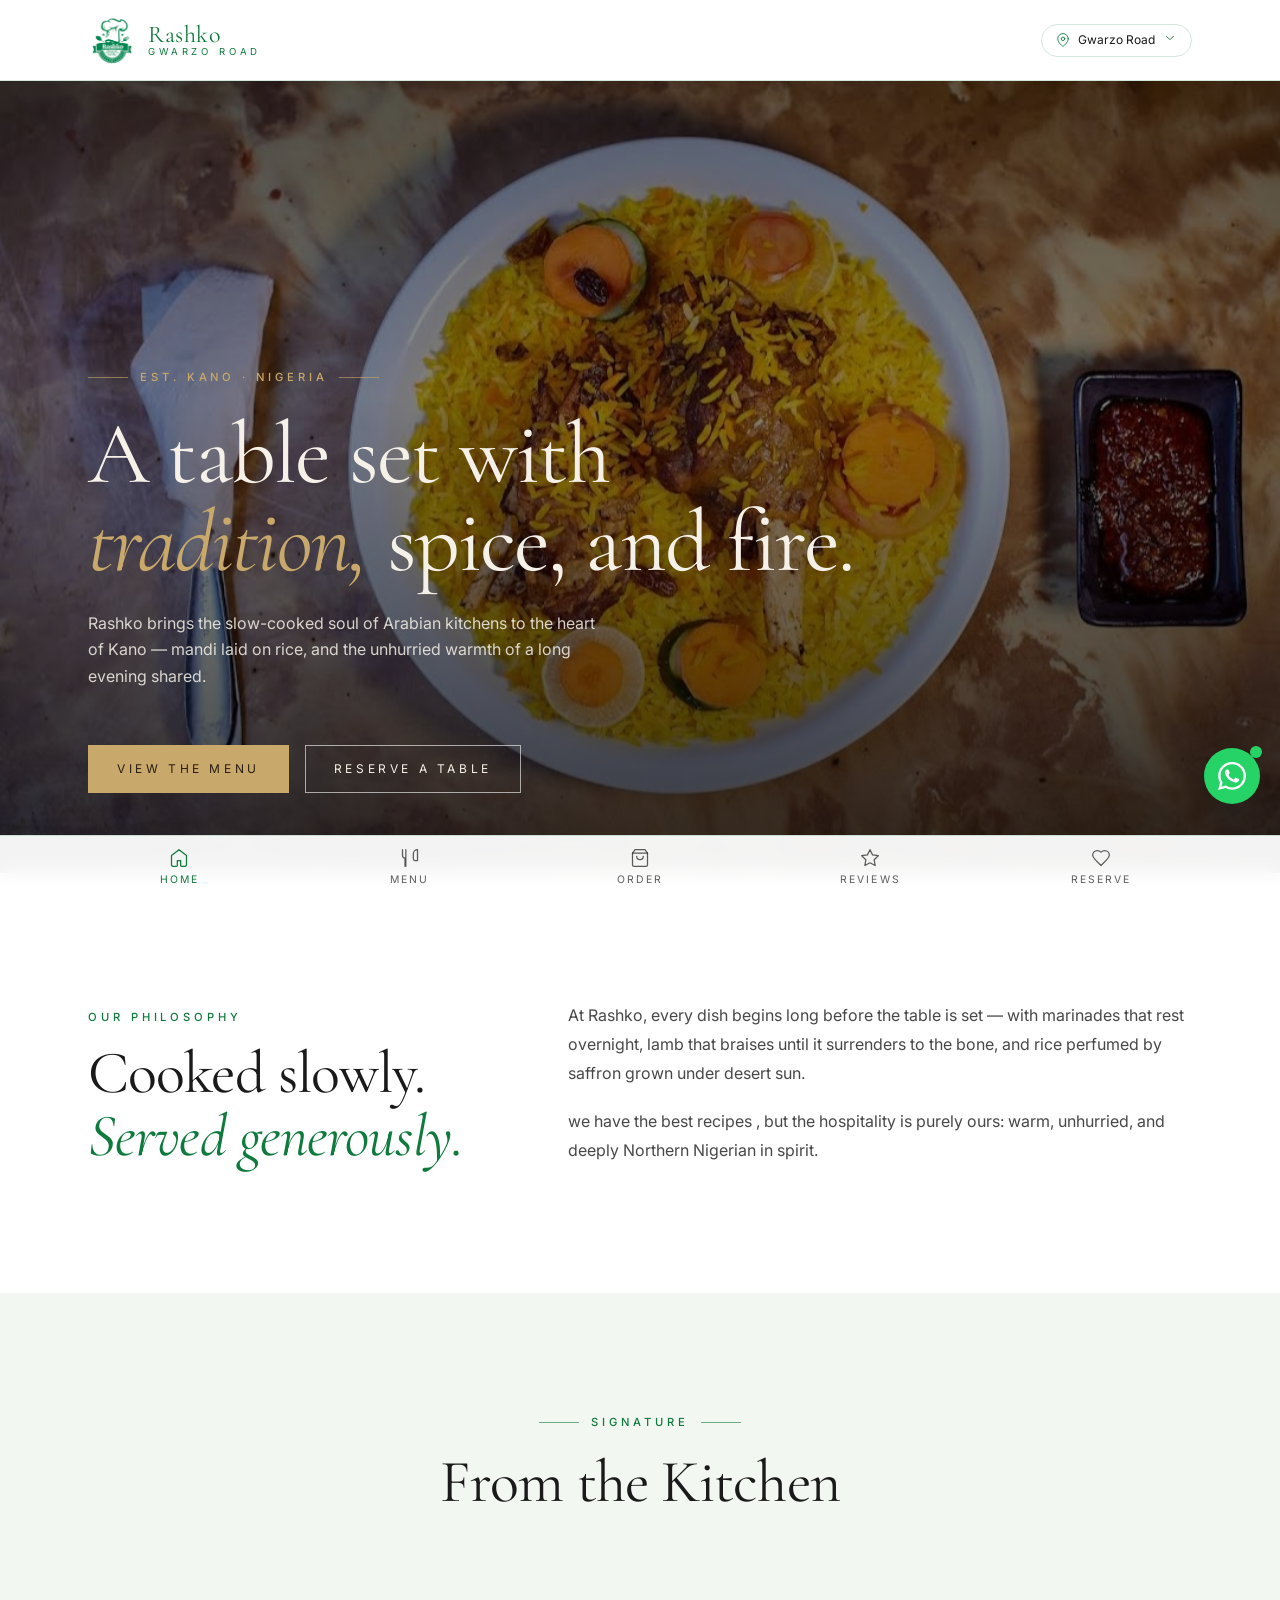
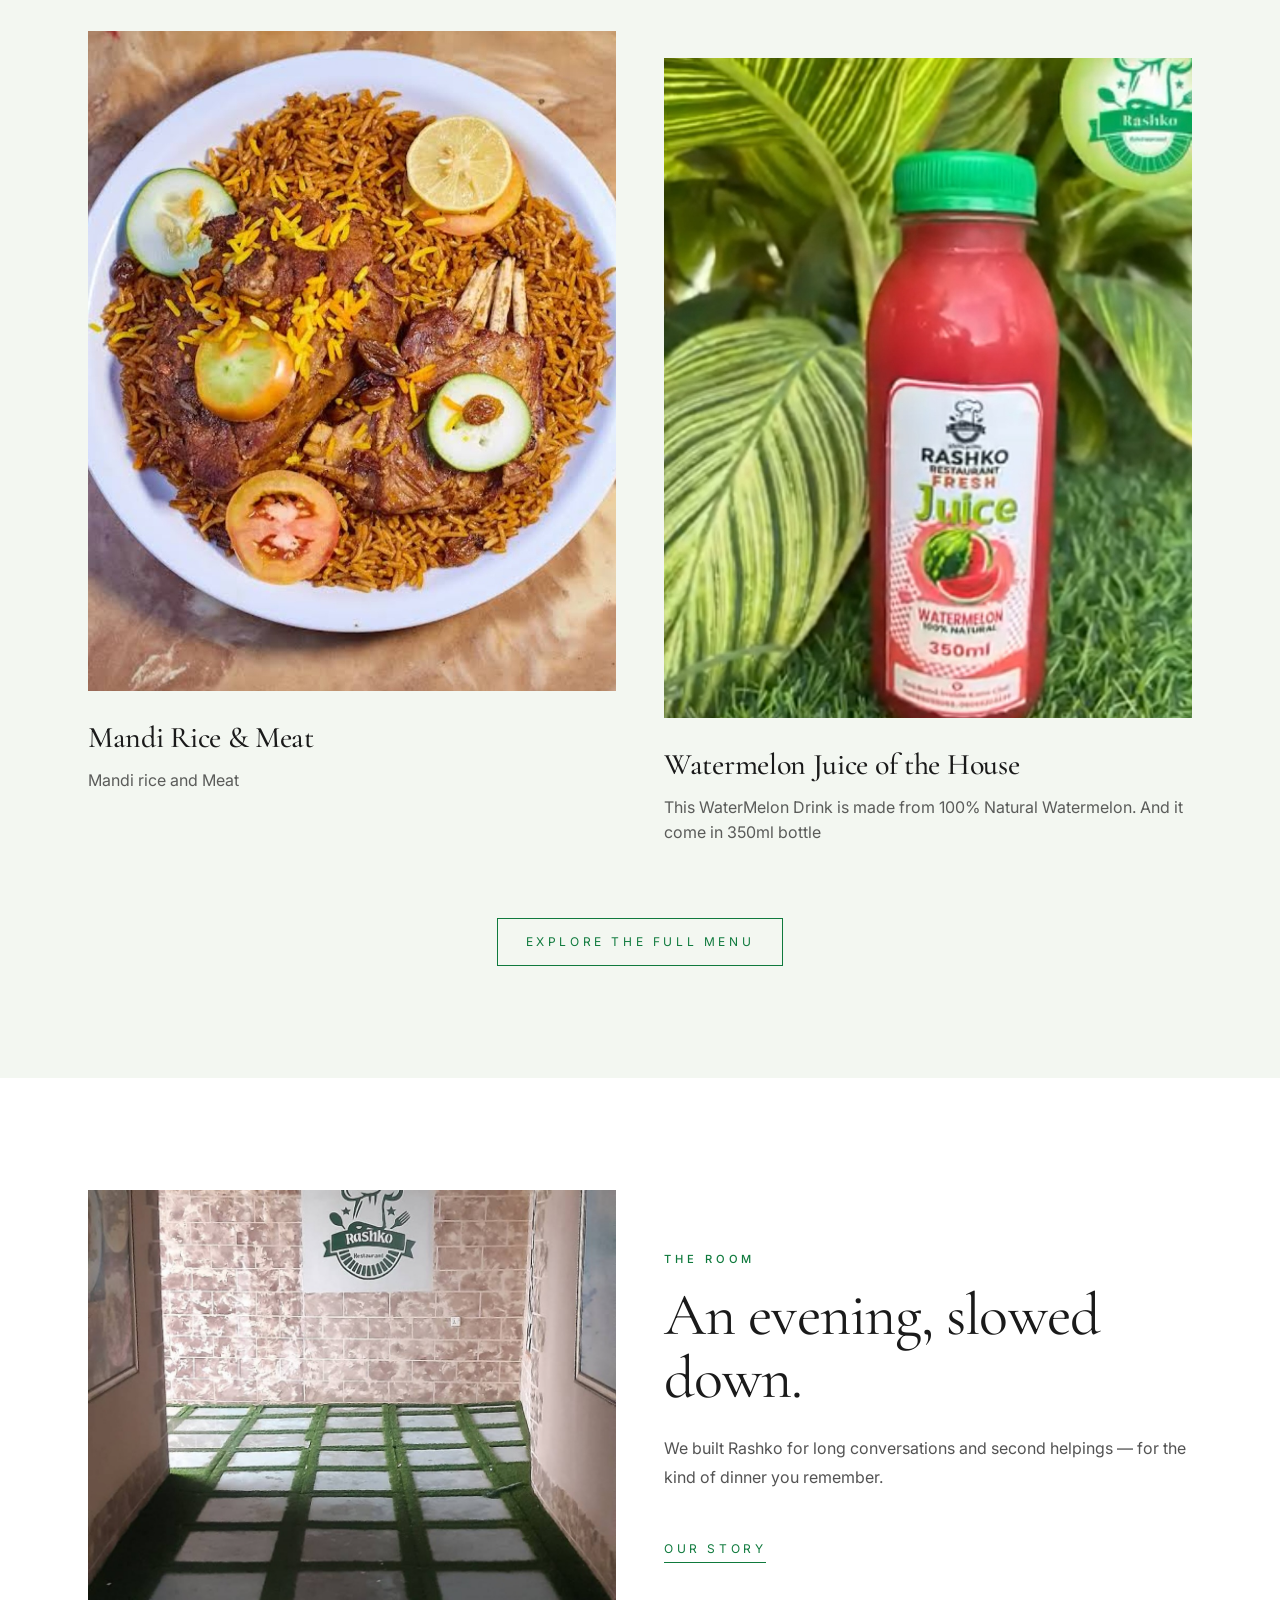
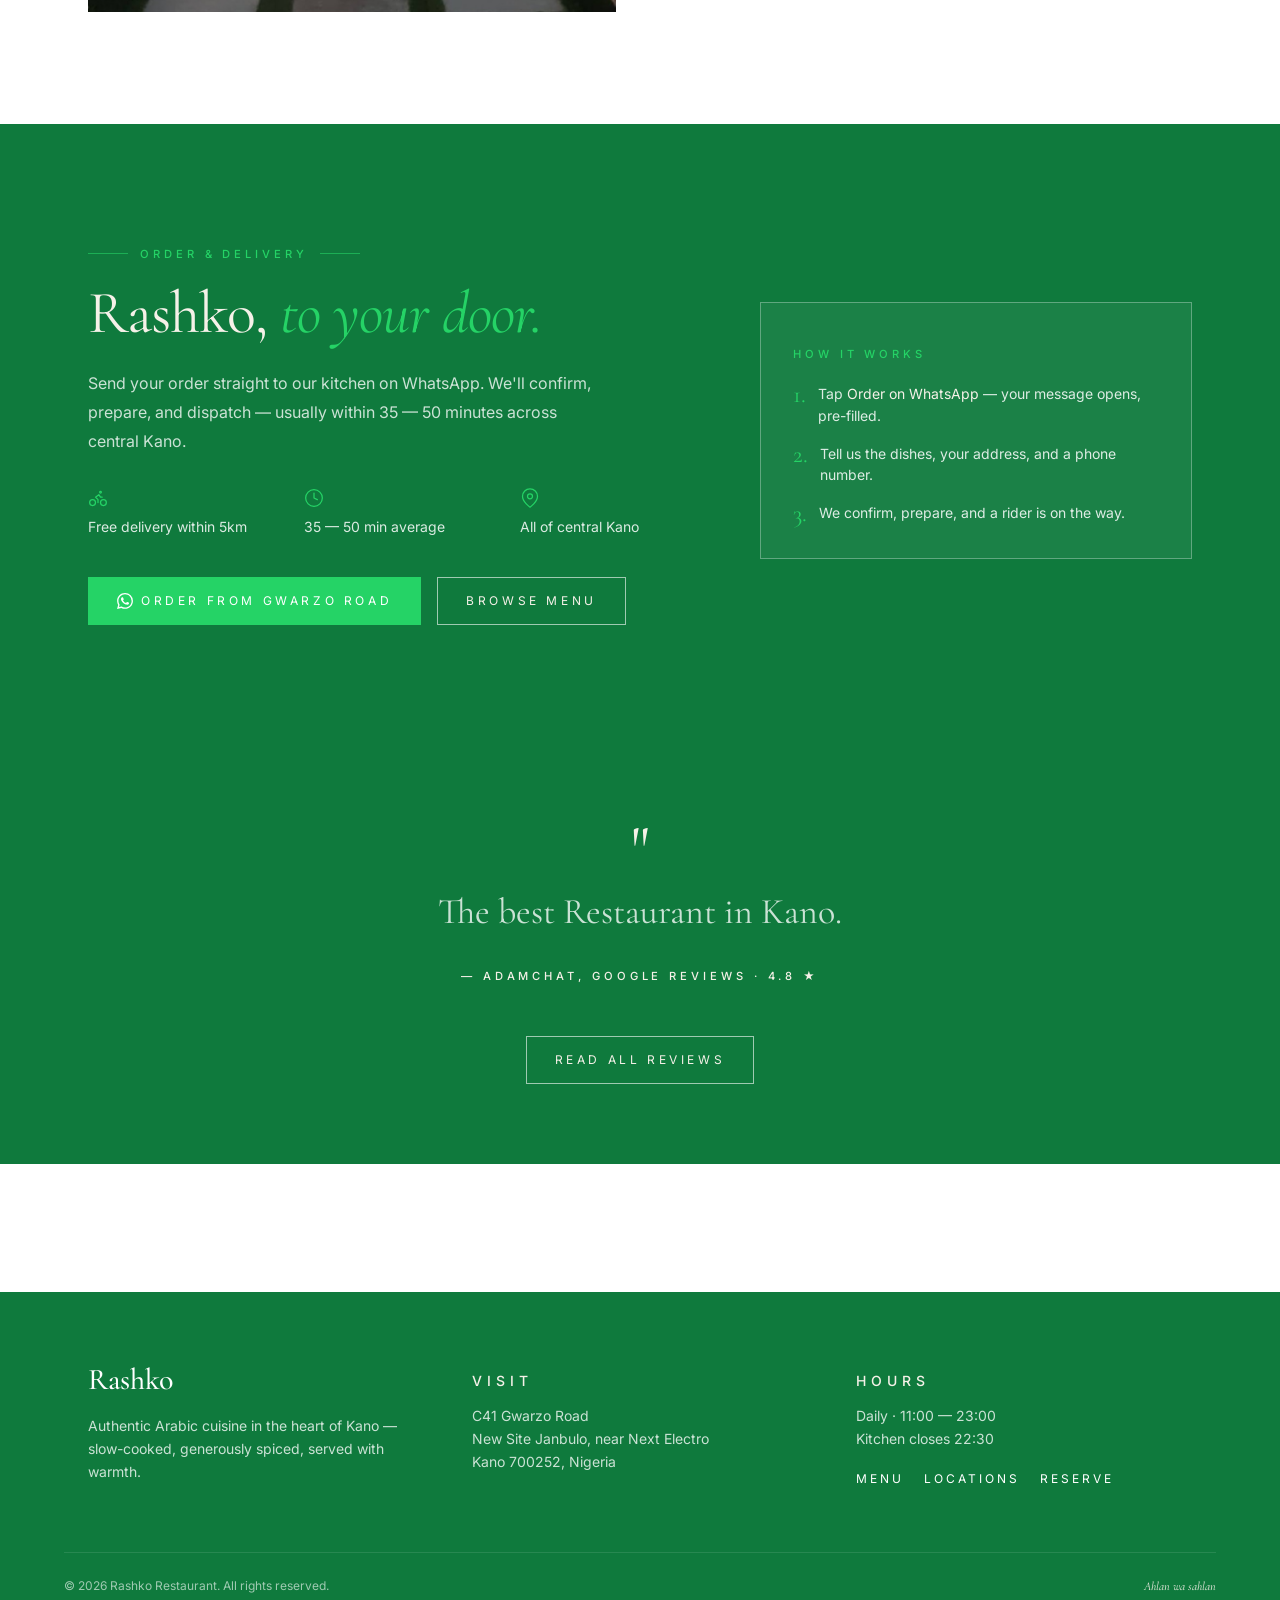
<file: index.html>
<!doctype html>
<html lang="en">
<head>
  <meta charset="utf-8">
  <meta name="viewport" content="width=device-width, initial-scale=1">
  <title>Rashko Restaurant — Arabic Fine Dining in Kano</title>
  <meta name="description" content="Slow-cooked mandi, fresh mezze, and the warmth of Arabian hospitality. Rashko Restaurant, C41 Gwarzo Road, Kano.">
  <meta property="og:title" content="Rashko Restaurant — Arabic Fine Dining in Kano">
  <meta property="og:description" content="Authentic, slow-cooked Arabic cuisine in the heart of Kano.">
  <meta property="og:type" content="website">
  <link rel="icon" type="image/png" href="assets/img/rashko-logo.png">
  <link rel="preconnect" href="https://fonts.googleapis.com">
  <link rel="preconnect" href="https://fonts.gstatic.com" crossorigin>
  <link rel="stylesheet" href="https://fonts.googleapis.com/css2?family=Cormorant+Garamond:ital,wght@0,400;0,500;0,600;1,400&family=Inter:wght@300;400;500;600&display=swap">
  <link rel="stylesheet" href="assets/css/styles.css">
  <style>
    .icon-inline { display:inline-flex; width:1.25rem; height:1.25rem; }
    .icon-inline svg { width:100%; height:100%; }
  </style>
</head>
<body>
  <div id="site-header-slot"></div>

  <main>
    <section class="hero">
      <div class="hero__bg"><img src="assets/img/hero-image.jpg" alt="Candlelit Arabic feast at Rashko Restaurant"></div>
      <div class="container-narrow hero__inner">
        <span class="ornament eyebrow">Est. Kano · Nigeria</span>
        <h1 class="display-xl">A table set with <span class="italic-script">tradition,</span> spice, and fire.</h1>
        <p>Rashko brings the slow-cooked soul of Arabian kitchens to the heart of Kano — mandi laid on  rice, and the unhurried warmth of a long evening shared.</p>
        <div class="hero__cta">
          <a href="menu.html" class="btn btn--gold">View the Menu</a>
          <a href="contact.html" class="btn btn--outline-light">Reserve a Table</a>
        </div>
      </div>
    </section>

    <section class="section">
      <div class="container-narrow grid-12">
        <div class="col-5">
          <p class="eyebrow">Our Philosophy</p>
          <h2 class="display-lg" style="margin-top:1rem;">Cooked slowly.<br><span class="italic-script">Served generously.</span></h2>
        </div>
        <div class="col-7" style="color:rgba(26,26,26,0.8);line-height:1.8;">
          <p>At Rashko, every dish begins long before the table is set — with marinades that rest overnight, lamb that braises until it surrenders to the bone, and rice perfumed by saffron grown under desert sun.</p>
          <p style="margin-top:1.25rem;">we have the best recipes , but the hospitality is purely ours: warm, unhurried, and deeply Northern Nigerian in spirit.</p>
        </div>
      </div>
    </section>

    <section class="section section--muted">
      <div class="container-narrow">
        <div class="text-center max-w-xl">
          <span class="ornament eyebrow">Signature</span>
          <h2 class="display-lg" style="margin-top:1.25rem;">From the Kitchen</h2>
        </div>
        <div class="grid-2" style="margin-top:4rem;">
          <article class="dish-card">
            <div class="dish-card__media"><img src="assets/img/mandi-rice.jpg" alt="Lamb mandi on saffron rice" loading="lazy"></div>
            <div class="dish-card__body">
              <h3>Mandi Rice & Meat</h3>
              <p>Mandi rice and Meat </p>
            </div>
          </article>
          <article class="dish-card dish-card--offset">
            <div class="dish-card__media"><img src="assets/img/drink.jpg" alt="Hummus mezze with warm pita" loading="lazy"></div>
            <div class="dish-card__body">
              <h3>Watermelon Juice of the House</h3>
              <p>This WaterMelon Drink is made from 100% Natural Watermelon. And it come in 350ml bottle</p>
            </div>
          </article>
        </div>
        <div class="text-center" style="margin-top:3.5rem;">
          <a href="menu.html" class="btn btn--outline">Explore the Full Menu</a>
        </div>
      </div>
    </section>

    <section class="section">
      <div class="container-narrow grid-2">
        <div style="aspect-ratio:5/4;overflow:hidden;">
          <img src="assets/img/interior.jpg" alt="Warm interior of Rashko Restaurant in Kano" loading="lazy" style="width:100%;height:100%;object-fit:cover;">
        </div>
        <div>
          <p class="eyebrow">The Room</p>
          <h2 class="display-lg" style="margin-top:1rem;">An evening, slowed down.</h2>
          <p style="margin-top:1.5rem;color:rgba(26,26,26,0.75);line-height:1.8;">We built Rashko for long conversations and second helpings — for the kind of dinner you remember.</p>
          <a href="about.html" style="margin-top:2rem;display:inline-block;font-size:0.75rem;letter-spacing:0.3em;text-transform:uppercase;color:var(--accent);border-bottom:1px solid var(--accent);padding-bottom:0.25rem;">Our Story</a>
        </div>
      </div>
    </section>

    <section class="section section--primary">
      <div class="container-narrow grid-12">
        <div class="col-7">
          <span class="ornament eyebrow delivery-eyebrow">Order &amp; Delivery</span>
          <h2 class="display-lg" style="margin-top:1.25rem;">Rashko, <span class="italic-script" style="color:var(--whatsapp);">to your door.</span></h2>
          <p style="margin-top:1.5rem;max-width:32rem;line-height:1.8;">Send your order straight to our kitchen on WhatsApp. We'll confirm, prepare, and dispatch — usually within 35 — 50 minutes across central Kano.</p>
          <ul class="delivery-features">
            <li><span class="icon-inline" data-icon="bike"></span><span>Free delivery within 5km</span></li>
            <li><span class="icon-inline" data-icon="clock"></span><span>35 — 50 min average</span></li>
            <li><span class="icon-inline" data-icon="pin"></span><span>All of central Kano</span></li>
          </ul>
          <div class="hero__cta" style="margin-top:2.5rem;">
            <a href="#" data-wa-message="Hello Rashko ({branch})! I'd like to place a delivery order. 🍽️" target="_blank" rel="noopener" class="btn btn--whatsapp">
              <span class="icon-inline" style="width:1rem;height:1rem;" data-icon="whatsapp"></span>
              <span>Order from <span data-branch-short>Gwarzo Road</span></span>
            </a>
            <a href="menu.html" class="btn btn--outline-light">Browse Menu</a>
          </div>
        </div>
        <div class="col-5">
          <div class="delivery-card">
            <p class="eyebrow delivery-eyebrow">How it works</p>
            <ol class="delivery-steps">
              <li><span class="num">1.</span><span>Tap <em style="font-style:normal;color:var(--cream);">Order on WhatsApp</em> — your message opens, pre-filled.</span></li>
              <li><span class="num">2.</span><span>Tell us the dishes, your address, and a phone number.</span></li>
              <li><span class="num">3.</span><span>We confirm, prepare, and a rider is on the way.</span></li>
            </ol>
          </div>
        </div>
      </div>
    </section>

    <section class="section section--primary" style="padding-block:5rem;">
      <div class="container-narrow text-center" style="max-width:48rem;">
        <span class="quote-mark">"</span>
        <p class="quote-text">The best Restaurant in Kano.</p>
        <p class="eyebrow" style="margin-top:2rem;color:var(--cream) !important;">— Adamchat, Google Reviews · 4.8 ★</p>
        <a href="reviews.html" class="btn btn--outline-light" style="margin-top:2.5rem;">Read All Reviews</a>
      </div>
    </section>
  </main>

  <div id="site-footer-slot"></div>
  <div id="wa-float-slot"></div>

  <script src="assets/js/site.js"></script>
</body>
</html>
</file>
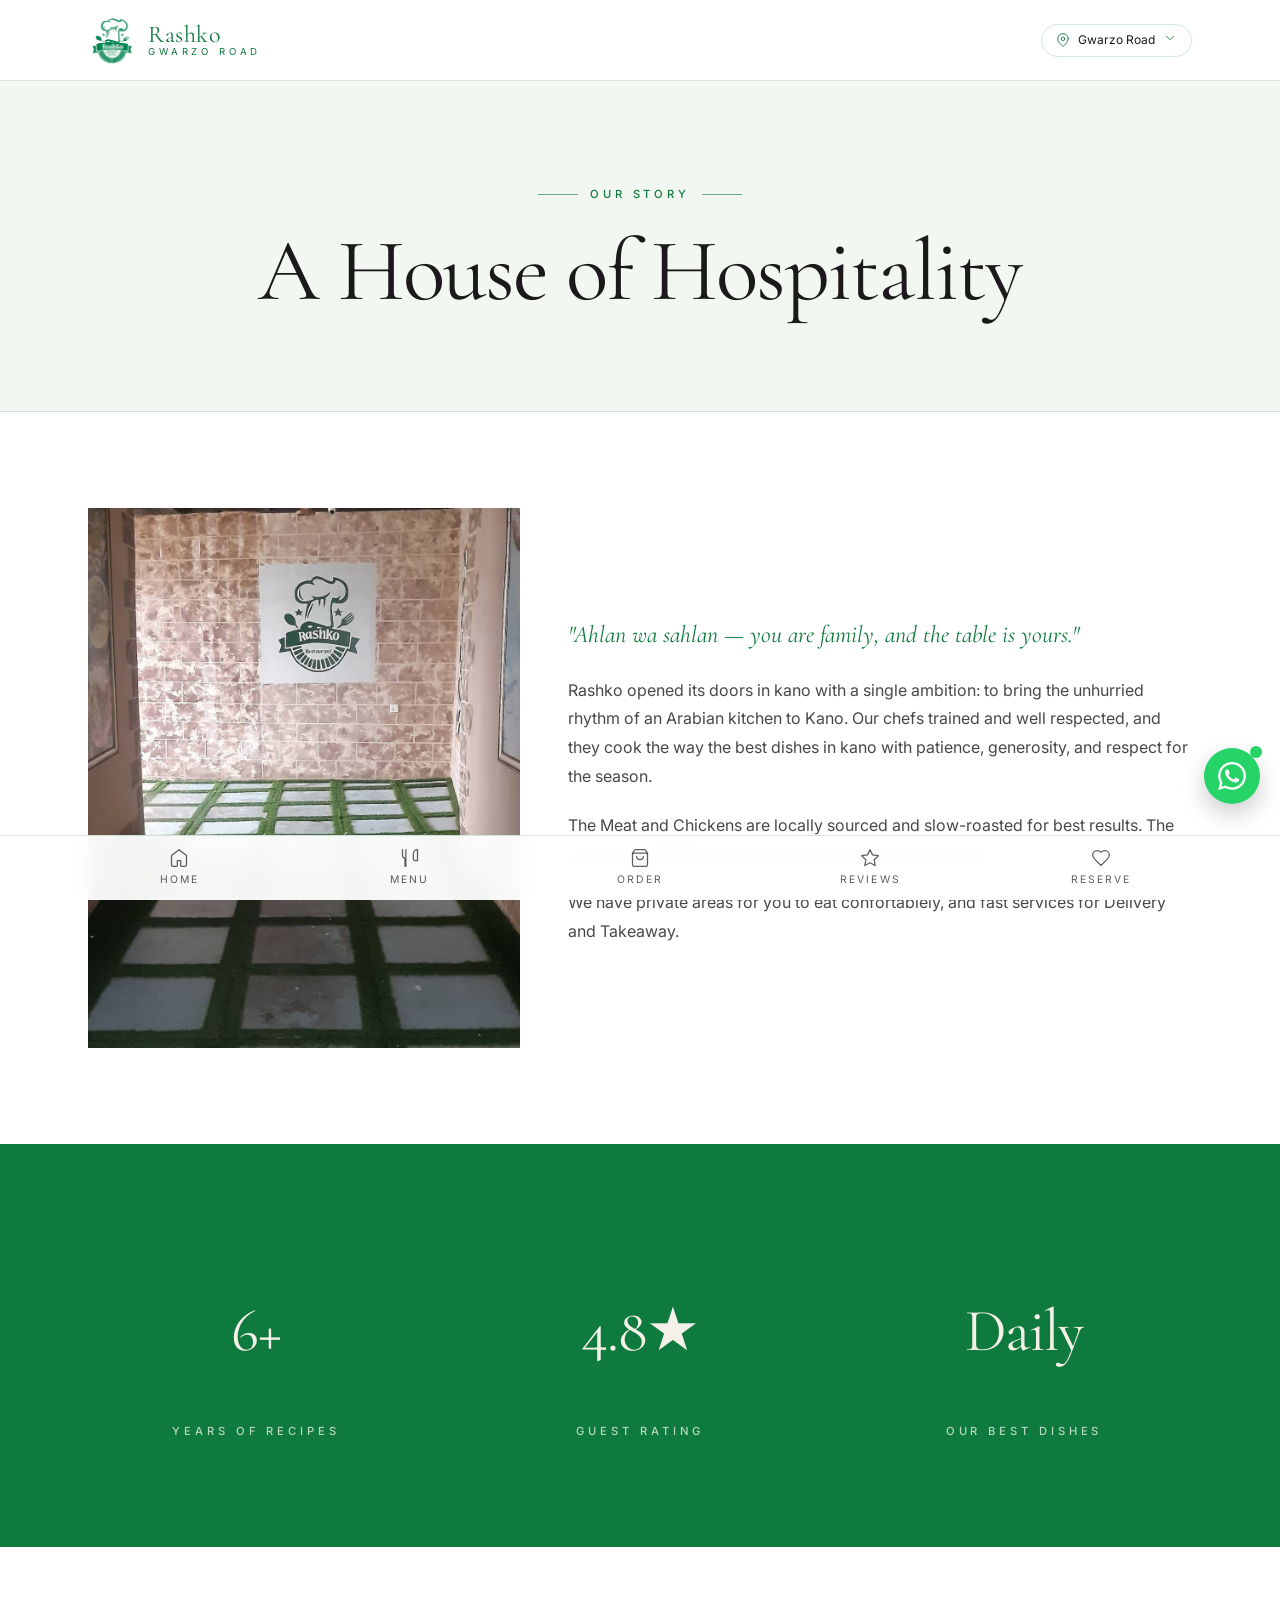
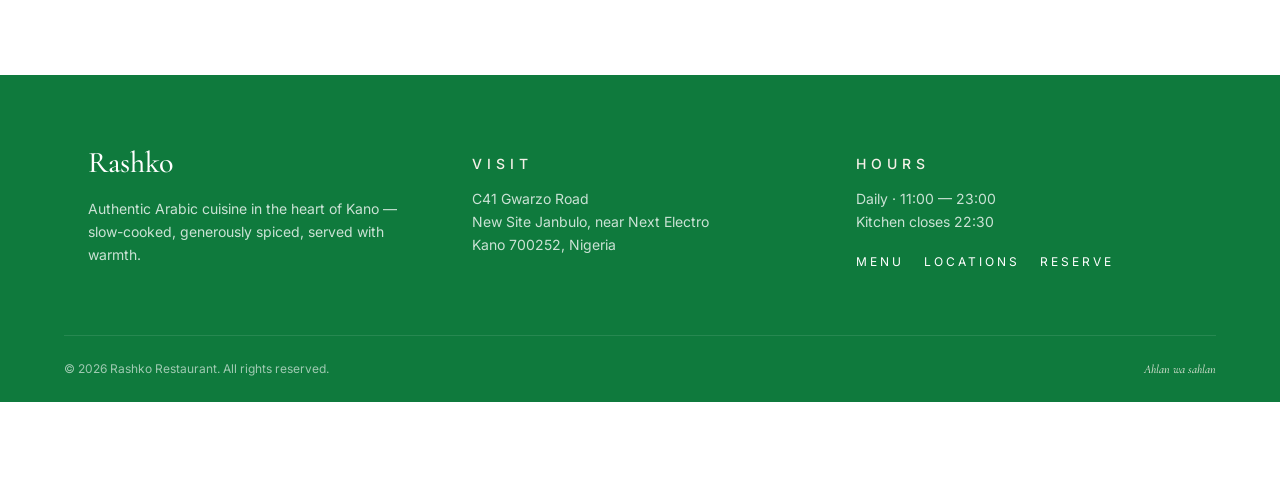
<file: about.html>
<!doctype html>
<html lang="en">
<head>
  <meta charset="utf-8">
  <meta name="viewport" content="width=device-width, initial-scale=1">
  <title>About — Rashko Restaurant, Kano</title>
  <meta name="description" content="The story behind Rashko Restaurant — slow Arabic cooking, generous hospitality, and a quiet room in the heart of Kano.">
  <meta property="og:title" content="About Rashko Restaurant">
  <meta property="og:description" content="Slow Arabic cooking and generous hospitality in the heart of Kano.">
  <link rel="icon" type="image/png" href="assets/img/rashko-logo.png">
  <link rel="preconnect" href="https://fonts.googleapis.com">
  <link rel="preconnect" href="https://fonts.gstatic.com" crossorigin>
  <link rel="stylesheet" href="https://fonts.googleapis.com/css2?family=Cormorant+Garamond:ital,wght@0,400;0,500;0,600;1,400&family=Inter:wght@300;400;500;600&display=swap">
  <link rel="stylesheet" href="assets/css/styles.css">
</head>
<body>
  <div id="site-header-slot"></div>
  <main>
    <section class="section--page-hero">
      <div class="container-narrow">
        <span class="ornament eyebrow">Our Story</span>
        <h1 class="display-xl mt-6">A House of Hospitality</h1>
      </div>
    </section>

    <section class="container-narrow" style="padding-block:6rem;">
      <div class="grid-12">
        <div class="col-5">
          <img src="assets/img/interior.jpg" alt="Interior of Rashko Restaurant" loading="lazy" style="width:100%;aspect-ratio:4/5;object-fit:cover;">
        </div>
        <div class="col-7" style="color:rgba(26,26,26,0.8);line-height:1.8;">
          <p class="italic-script" style="font-size:1.5rem;line-height:1.4;color:var(--accent);">"Ahlan wa sahlan — you are family, and the table is yours."</p>
          <p style="margin-top:1.5rem;">Rashko opened its doors in kano with a single ambition: to bring the unhurried rhythm of an Arabian kitchen to Kano. Our chefs trained and well respected, and they cook the way the best dishes in kano with patience, generosity, and respect for the season.</p>
          <p style="margin-top:1.25rem;">The Meat and Chickens are locally sourced and slow-roasted for best results. The spices are blended in-house, ground fresh each morning.</p>
          <p style="margin-top:1.25rem;">We have private areas for you to eat confortablely, and fast services for Delivery and Takeaway.</p>
        </div>
      </div>
    </section>

    <section class="section--primary" style="padding-block:6rem;">
      <div class="container-narrow stats-row">
        <div><p class="display-lg">6+</p><p class="eyebrow" style="margin-top:0.5rem;">Years of Recipes</p></div>
        <div><p class="display-lg">4.8★</p><p class="eyebrow" style="margin-top:0.5rem;">Guest Rating</p></div>
        <div><p class="display-lg">Daily</p><p class="eyebrow" style="margin-top:0.5rem;">Our Best Dishes</p></div>
      </div>
    </section>
  </main>
  <div id="site-footer-slot"></div>
  <div id="wa-float-slot"></div>
  <script src="assets/js/site.js"></script>
</body>
</html>
</file>
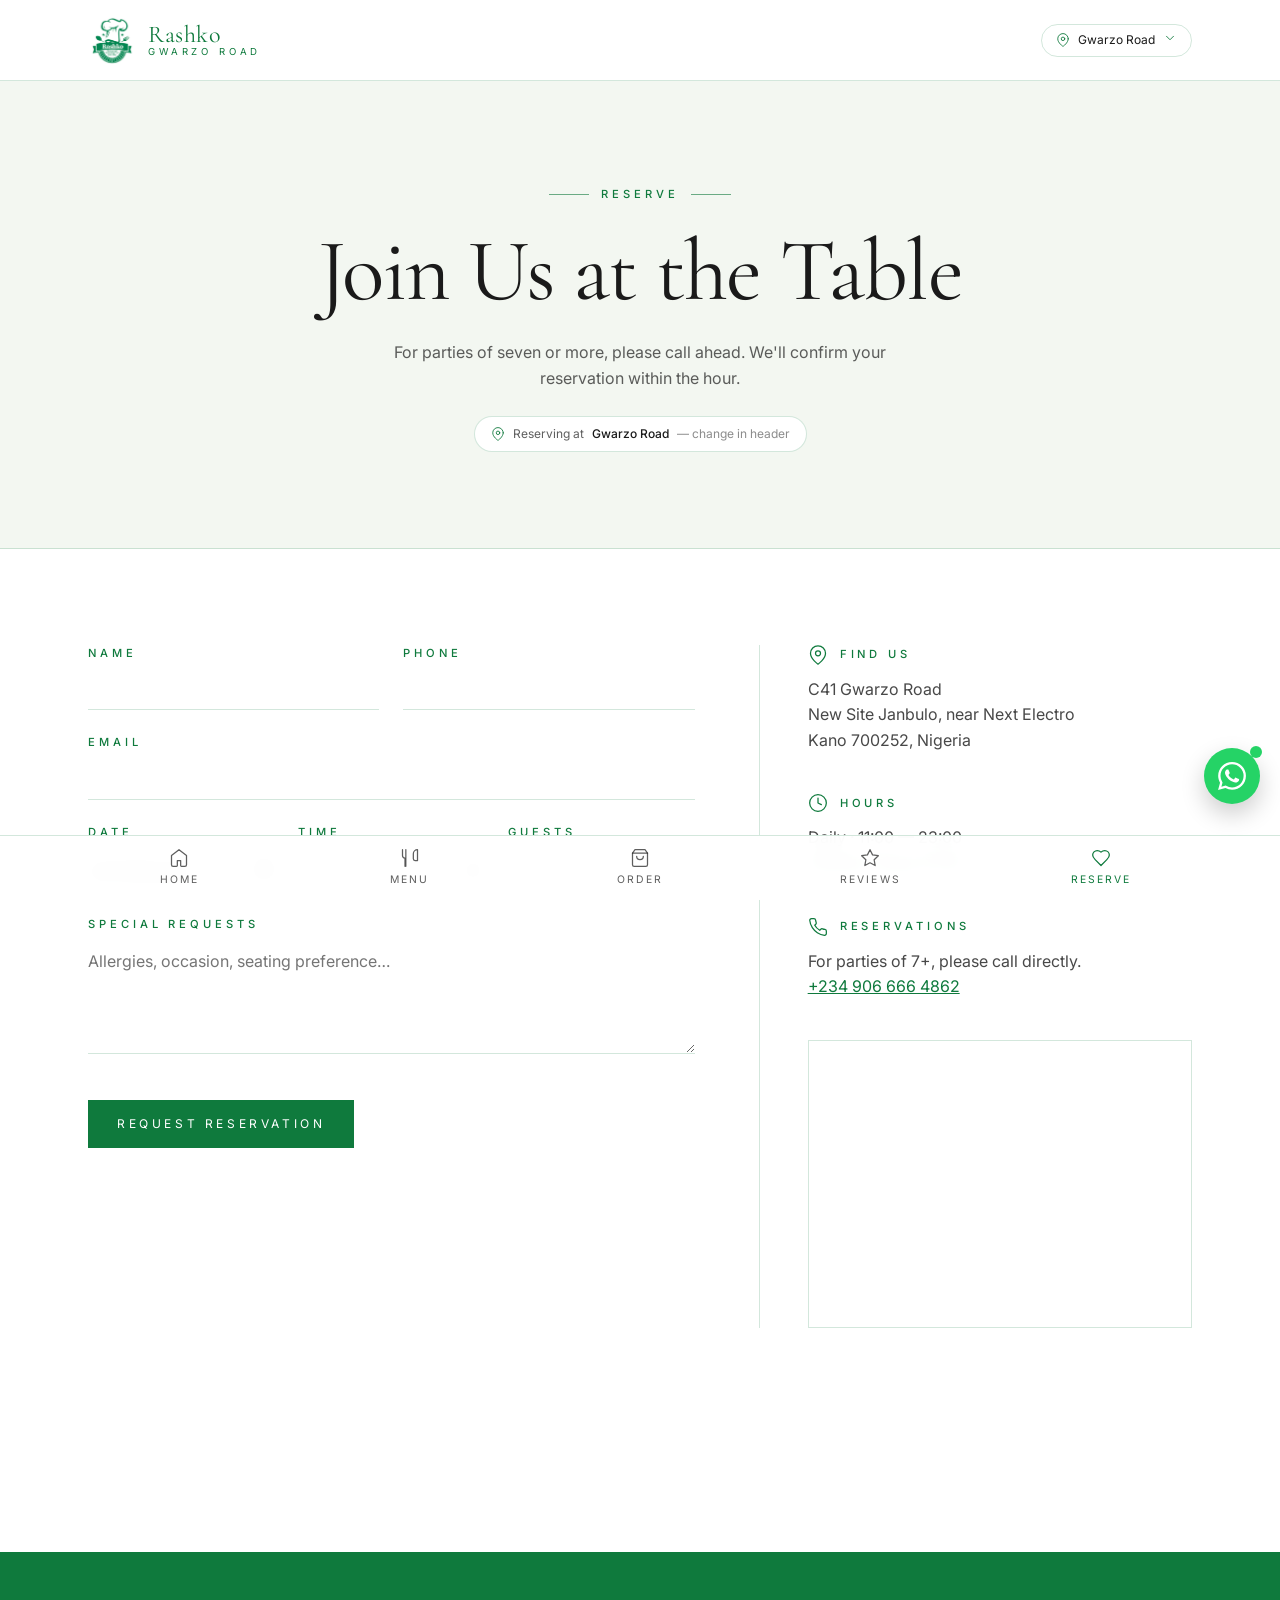
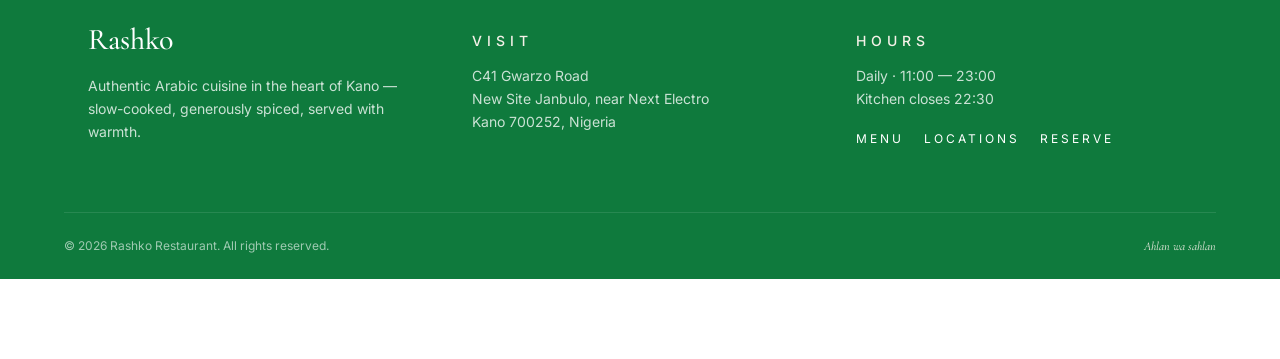
<file: contact.html>
<!doctype html>
<html lang="en">
<head>
  <meta charset="utf-8">
  <meta name="viewport" content="width=device-width, initial-scale=1">
  <title>Reservations & Contact — Rashko Restaurant, Kano</title>
  <meta name="description" content="Reserve a table at Rashko Restaurant, Kano. Open daily 11am – 11pm.">
  <meta property="og:title" content="Reserve a Table — Rashko Restaurant">
  <meta property="og:description" content="Reserve a table at Rashko Restaurant, Kano.">
  <link rel="icon" type="image/png" href="assets/img/rashko-logo.png">
  <link rel="preconnect" href="https://fonts.googleapis.com">
  <link rel="preconnect" href="https://fonts.gstatic.com" crossorigin>
  <link rel="stylesheet" href="https://fonts.googleapis.com/css2?family=Cormorant+Garamond:ital,wght@0,400;0,500;0,600;1,400&family=Inter:wght@300;400;500;600&display=swap">
  <link rel="stylesheet" href="assets/css/styles.css">
</head>
<body>
  <div id="site-header-slot"></div>
  <main>
    <section class="section--page-hero">
      <div class="container-narrow">
        <span class="ornament eyebrow">Reserve</span>
        <h1 class="display-xl mt-6">Join Us at the Table</h1>
        <p>For parties of seven or more, please call ahead. We'll confirm your reservation within the hour.</p>
        <div class="branch-pill">
          <span class="icon-inline" style="width:0.875rem;height:0.875rem;" data-icon="pin"></span>
          <span class="label">Reserving at</span>
          <span class="name" data-branch-short>Gwarzo Road</span>
          <span class="hint">— change in header</span>
        </div>
      </div>
    </section>

    <section class="container-narrow contact-grid">
      <div>
        <div id="contact-form-wrap">
          <form class="contact-form" id="reservation-form">
            <div class="contact-row-2">
              <div class="contact-field"><label class="eyebrow" style="display:block;margin-bottom:0.5rem;">Name</label><input type="text" name="name" required></div>
              <div class="contact-field"><label class="eyebrow" style="display:block;margin-bottom:0.5rem;">Phone</label><input type="tel" name="phone" required></div>
            </div>
            <div class="contact-field"><label class="eyebrow" style="display:block;margin-bottom:0.5rem;">Email</label><input type="email" name="email" required></div>
            <div class="contact-row-3">
              <div class="contact-field"><label class="eyebrow" style="display:block;margin-bottom:0.5rem;">Date</label><input type="date" name="date" required></div>
              <div class="contact-field"><label class="eyebrow" style="display:block;margin-bottom:0.5rem;">Time</label><input type="time" name="time" required></div>
              <div class="contact-field"><label class="eyebrow" style="display:block;margin-bottom:0.5rem;">Guests</label><input type="number" name="guests" min="1" max="20" value="2" required></div>
            </div>
            <div class="contact-field">
              <label class="eyebrow" style="display:block;margin-bottom:0.5rem;">Special requests</label>
              <textarea name="notes" rows="4" placeholder="Allergies, occasion, seating preference…"></textarea>
            </div>
            <button type="submit" class="btn btn--primary" style="margin-top:1rem;align-self:flex-start;">Request Reservation</button>
          </form>
        </div>
      </div>

      <aside class="contact-aside">
        <div class="info-block">
          <div class="head"><span class="icon-inline" data-icon="pin"></span><span class="eyebrow">Find Us</span></div>
          <p data-branch-address></p>
        </div>
        <div class="info-block">
          <div class="head"><span class="icon-inline" data-icon="clock"></span><span class="eyebrow">Hours</span></div>
          <p><span data-branch-hours></span><br><span style="color:var(--muted-foreground);">Kitchen closes 22:30</span></p>
        </div>
        <div class="info-block">
          <div class="head"><span class="icon-inline" data-icon="phone"></span><span class="eyebrow">Reservations</span></div>
          <p>For parties of 7+, please call directly.<br>
            <a data-branch-phone-link href="#" style="color:var(--accent);text-decoration:underline;"></a>
          </p>
        </div>
        <div class="map-frame"><iframe data-branch-map title="Branch location" loading="lazy" referrerpolicy="no-referrer-when-downgrade"></iframe></div>
      </aside>
    </section>
  </main>
  <div id="site-footer-slot"></div>
  <div id="wa-float-slot"></div>
  <script src="assets/js/site.js"></script>
  <script>
    document.addEventListener("DOMContentLoaded", () => {
      const form = document.getElementById("reservation-form");
      form.addEventListener("submit", e => {
        e.preventDefault();
        document.getElementById("contact-form-wrap").innerHTML = `
          <div class="success-box">
            <p class="italic-script" style="font-size:1.875rem;">Shukran!</p>
            <p style="margin-top:1rem;color:rgba(26,26,26,0.75);">Your request has been sent. We'll be in touch shortly to confirm.</p>
          </div>
        `;
      });
    });
  </script>
</body>
</html>
</file>
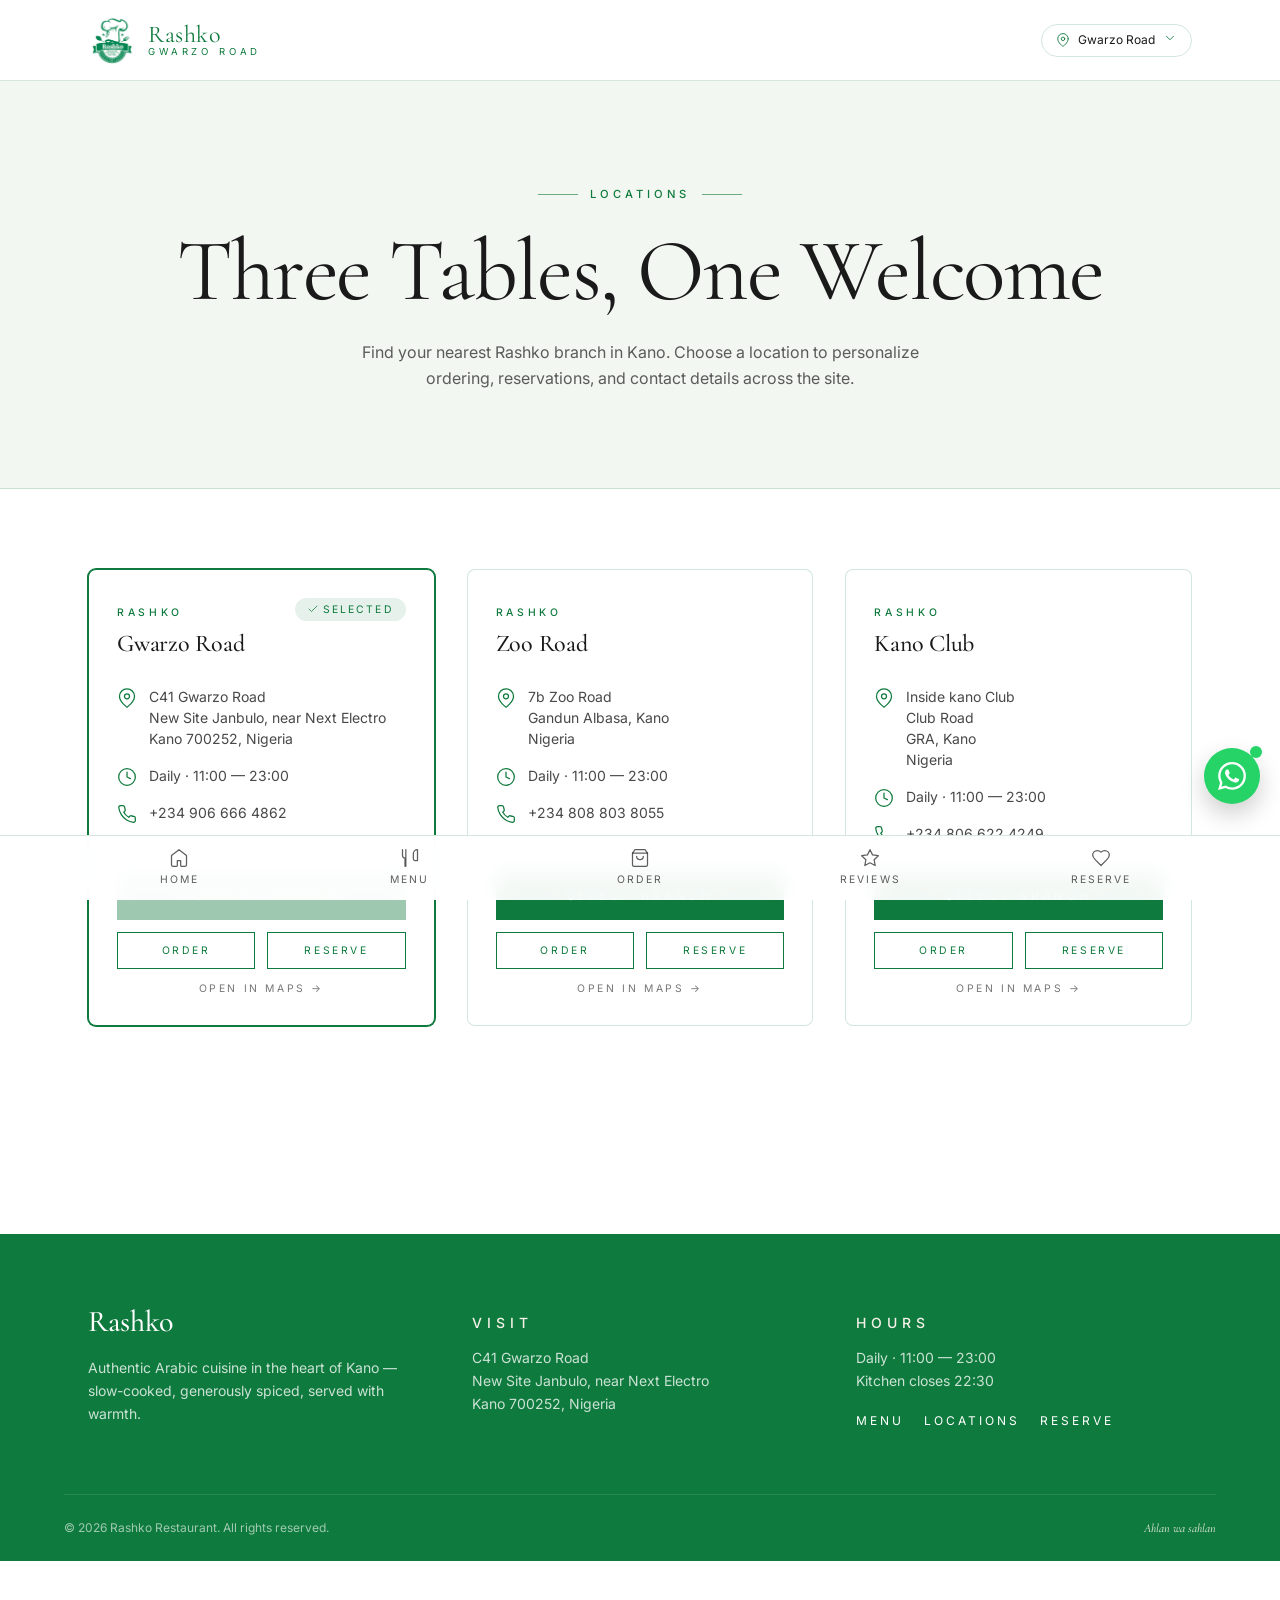
<file: locations.html>
<!doctype html>
<html lang="en">
<head>
  <meta charset="utf-8">
  <meta name="viewport" content="width=device-width, initial-scale=1">
  <title>Our Locations — Rashko Restaurant, Kano</title>
  <meta name="description" content="Visit Rashko Restaurant at any of our three Kano branches: Gwarzo Road, Zoo Road, and Bompai.">
  <meta property="og:title" content="Our Locations — Rashko Restaurant">
  <meta property="og:description" content="Three Rashko branches across Kano. Find the one nearest you.">
  <link rel="icon" type="image/png" href="assets/img/rashko-logo.png">
  <link rel="preconnect" href="https://fonts.googleapis.com">
  <link rel="preconnect" href="https://fonts.gstatic.com" crossorigin>
  <link rel="stylesheet" href="https://fonts.googleapis.com/css2?family=Cormorant+Garamond:ital,wght@0,400;0,500;0,600;1,400&family=Inter:wght@300;400;500;600&display=swap">
  <link rel="stylesheet" href="assets/css/styles.css">
</head>
<body>
  <div id="site-header-slot"></div>
  <main>
    <section class="section--page-hero">
      <div class="container-narrow">
        <span class="ornament eyebrow">Locations</span>
        <h1 class="display-xl mt-6">Three Tables, One Welcome</h1>
        <p>Find your nearest Rashko branch in Kano. Choose a location to personalize ordering, reservations, and contact details across the site.</p>
      </div>
    </section>

    <section class="container-narrow">
      <div class="locations-grid" id="locations-root"></div>
    </section>
  </main>
  <div id="site-footer-slot"></div>
  <div id="wa-float-slot"></div>
  <script src="assets/js/site.js"></script>
  <script>
    function renderLocations() {
      const active = RashkoBranches.getBranch();
      const root = document.getElementById("locations-root");
      root.innerHTML = RashkoBranches.BRANCHES.map(b => {
        const isActive = b.id === active.id;
        return `
          <article class="location-card ${isActive ? "is-active" : ""}">
            <div style="display:flex;justify-content:space-between;gap:0.75rem;align-items:flex-start;">
              <div>
                <span class="eyebrow" style="font-size:0.65rem;">Rashko</span>
                <h2>${b.shortName}</h2>
              </div>
              ${isActive ? `<span class="selected-pill"><span class="icon-inline" style="width:0.75rem;height:0.75rem;" data-icon="check"></span>Selected</span>` : ""}
            </div>
            <ul class="location-card__list">
              <li><span class="icon-inline" data-icon="pin"></span><div>${b.addressLines.map(l => `<div>${l}</div>`).join("")}</div></li>
              <li><span class="icon-inline" data-icon="clock"></span><span>${b.hours}</span></li>
              <li><span class="icon-inline" data-icon="phone"></span><a href="tel:${b.phoneDisplay.replace(/\s+/g,"")}" style="transition:color .15s;">${b.phoneDisplay}</a></li>
            </ul>
            <div class="location-card__actions">
              <button type="button" class="btn btn--accent" data-select="${b.id}" ${isActive ? "disabled" : ""}>
                ${isActive ? "Current Branch" : "Select Branch"}
              </button>
              <div class="location-card__sub-actions">
                <a href="order.html" class="btn btn--outline" data-select-link="${b.id}" style="padding:0.625rem 1rem;font-size:0.65rem;letter-spacing:0.25em;">Order</a>
                <a href="contact.html" class="btn btn--outline" data-select-link="${b.id}" style="padding:0.625rem 1rem;font-size:0.65rem;letter-spacing:0.25em;">Reserve</a>
              </div>
              <a href="https://www.google.com/maps/search/?api=1&query=${b.mapsQuery}" target="_blank" rel="noopener" class="location-card__maps">Open in Maps →</a>
            </div>
          </article>
        `;
      }).join("");
      hydrateIcons(root);
      root.querySelectorAll("[data-select]").forEach(btn => {
        btn.addEventListener("click", () => RashkoBranches.setBranchId(btn.dataset.select));
      });
      root.querySelectorAll("[data-select-link]").forEach(a => {
        a.addEventListener("click", () => RashkoBranches.setBranchId(a.dataset.selectLink));
      });
    }
    document.addEventListener("DOMContentLoaded", renderLocations);
    window.addEventListener("rashko:branch-change", renderLocations);
  </script>
</body>
</html>
</file>
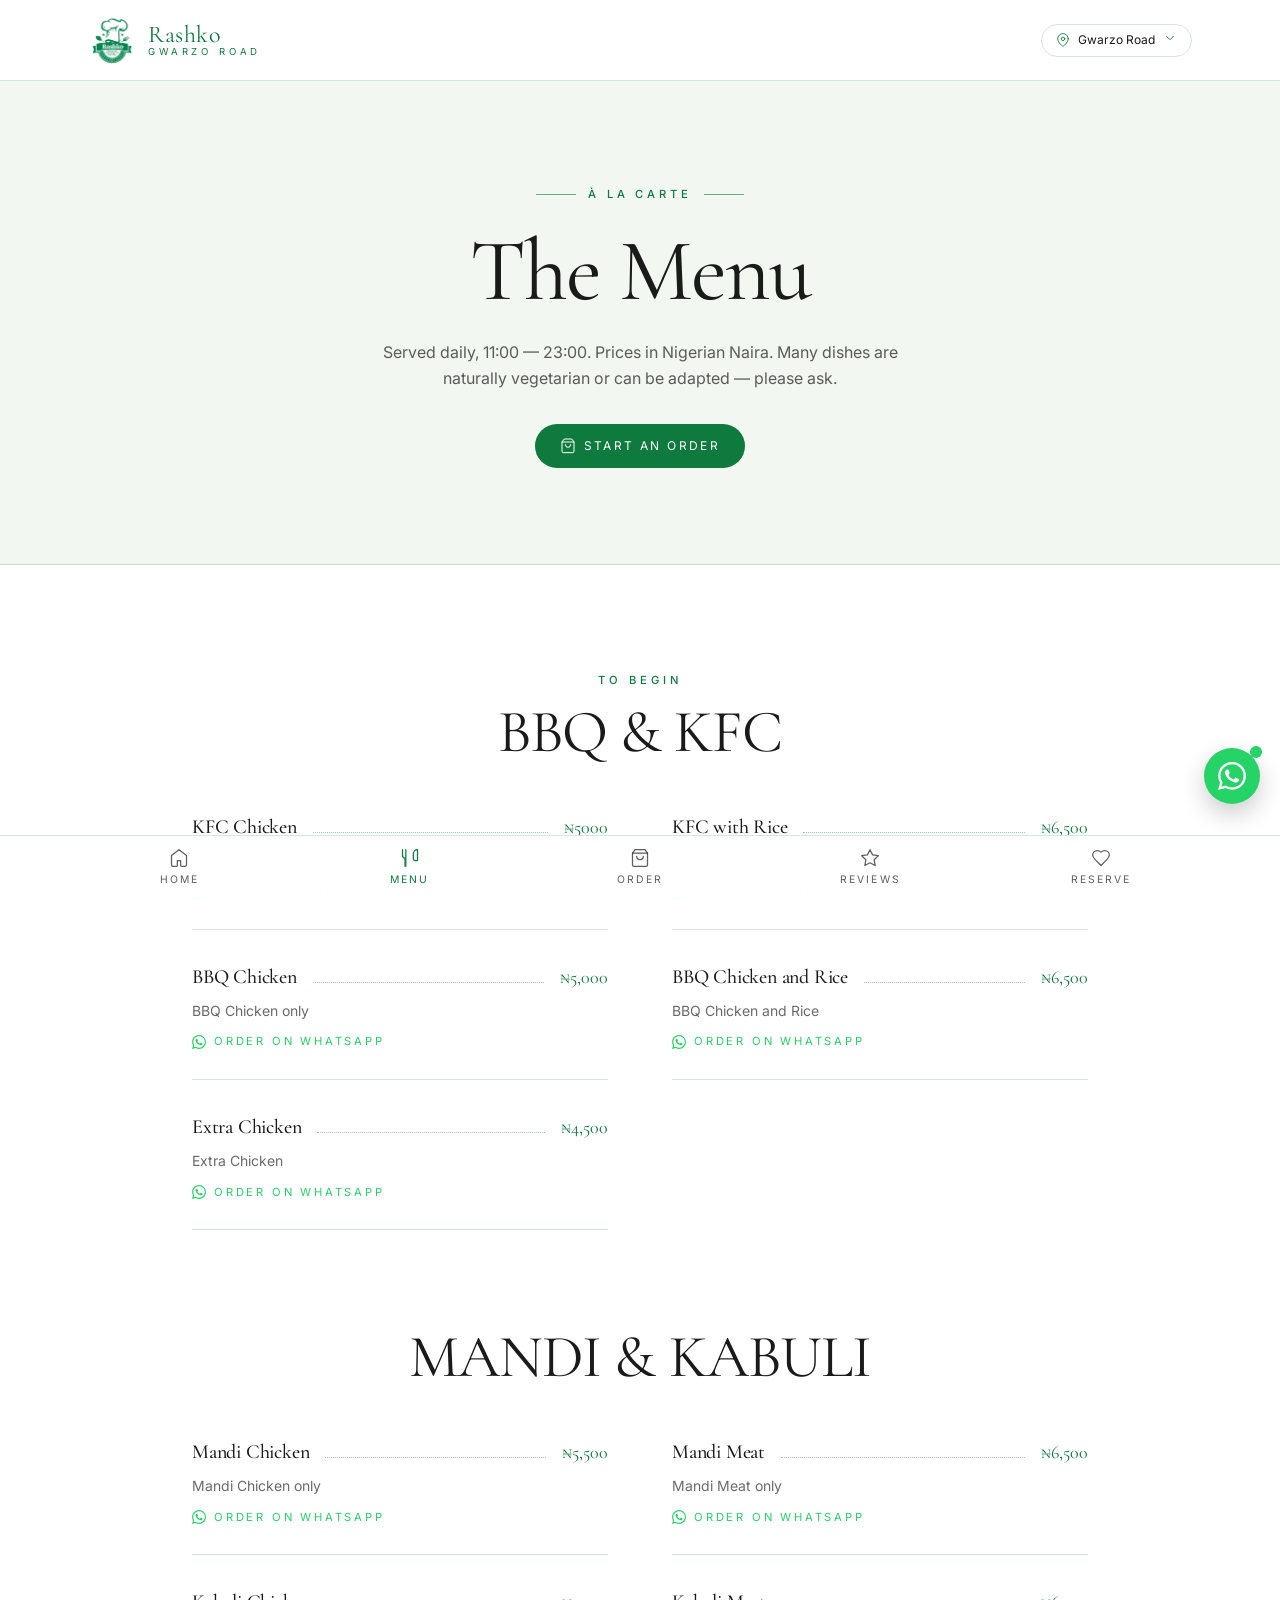
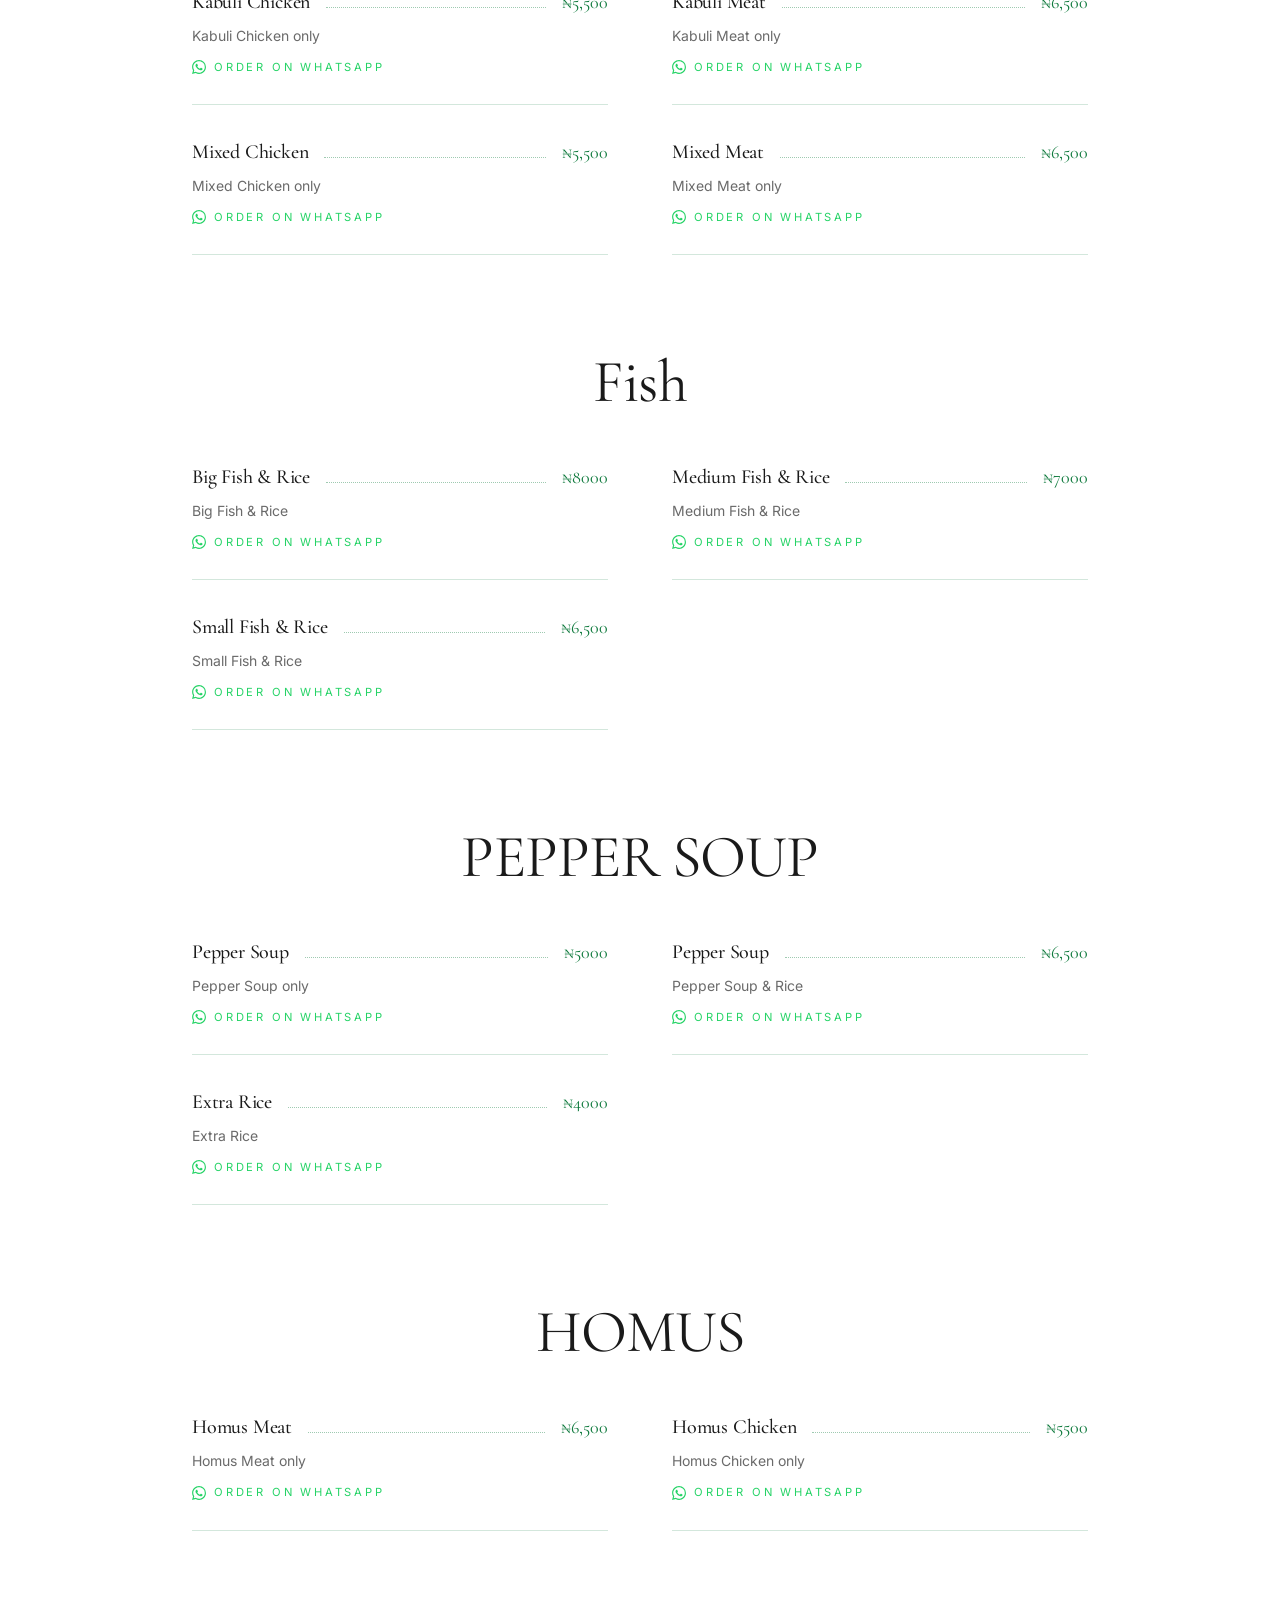
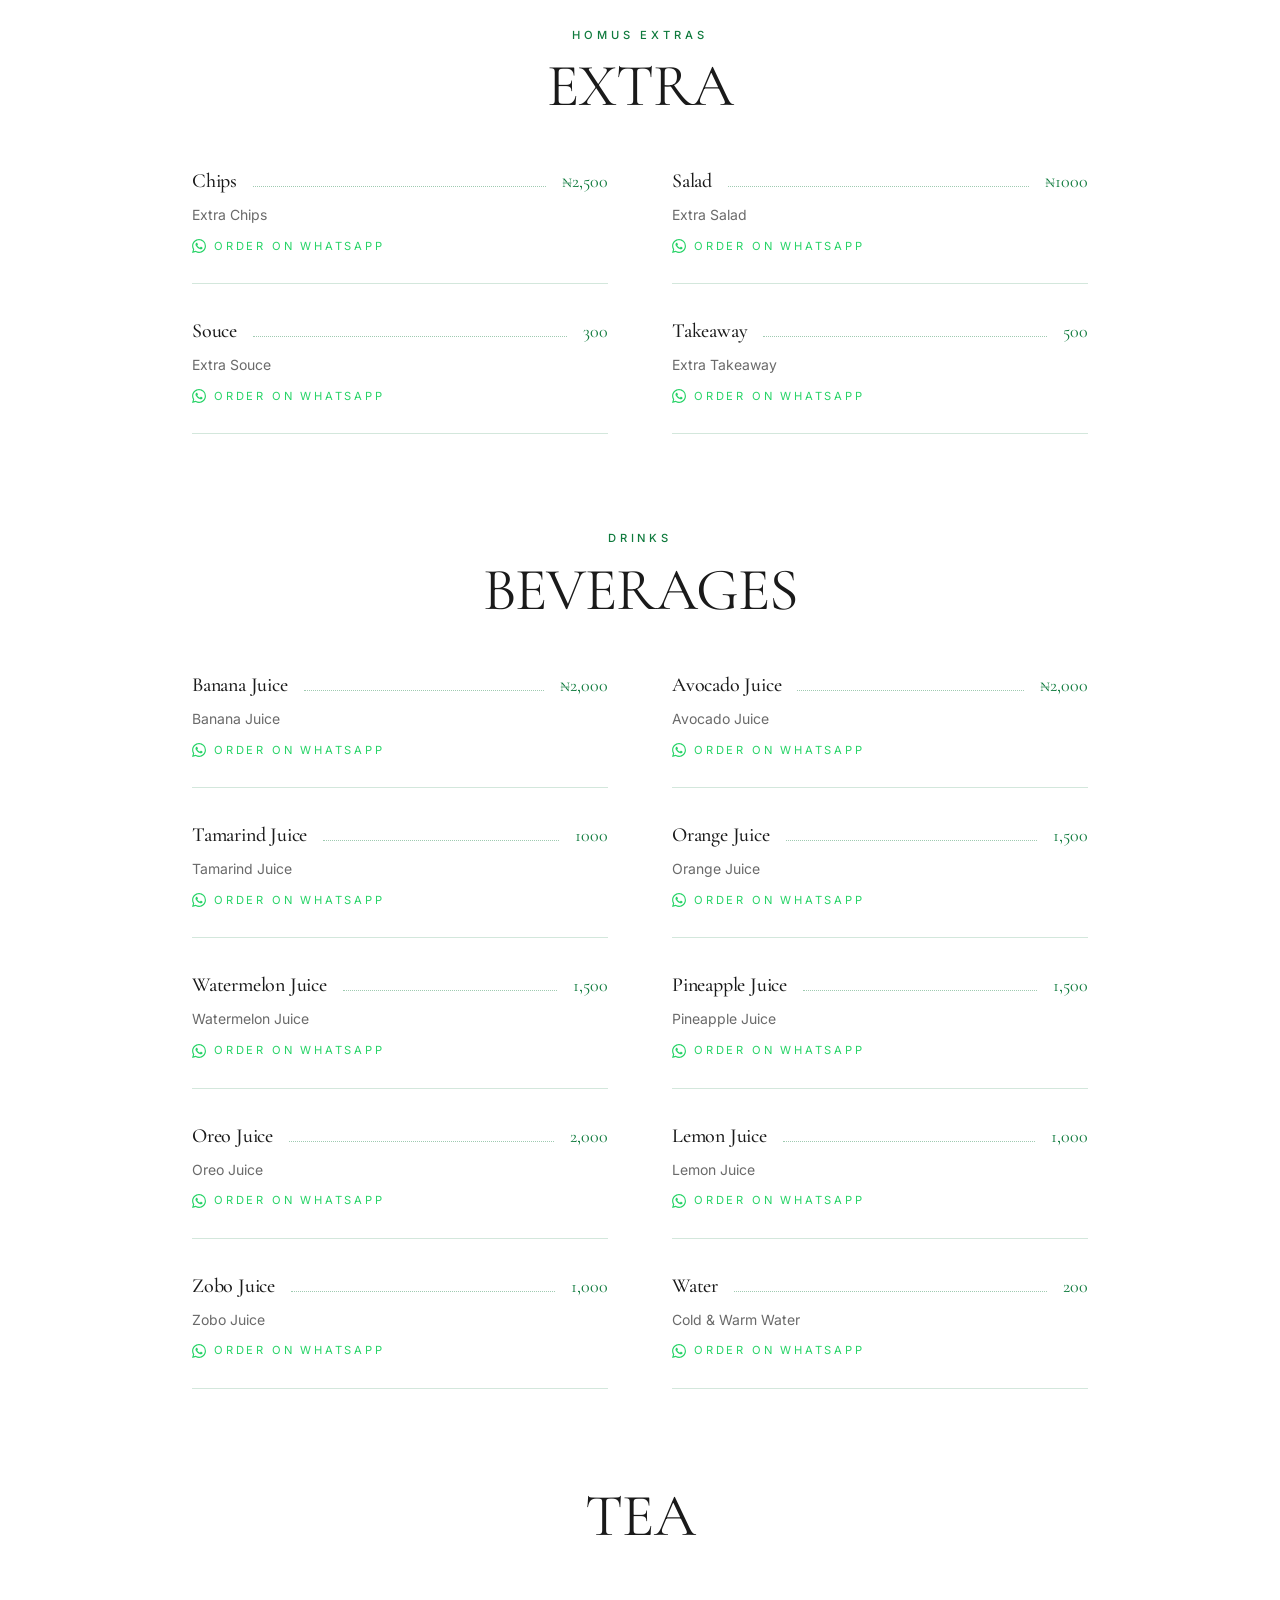
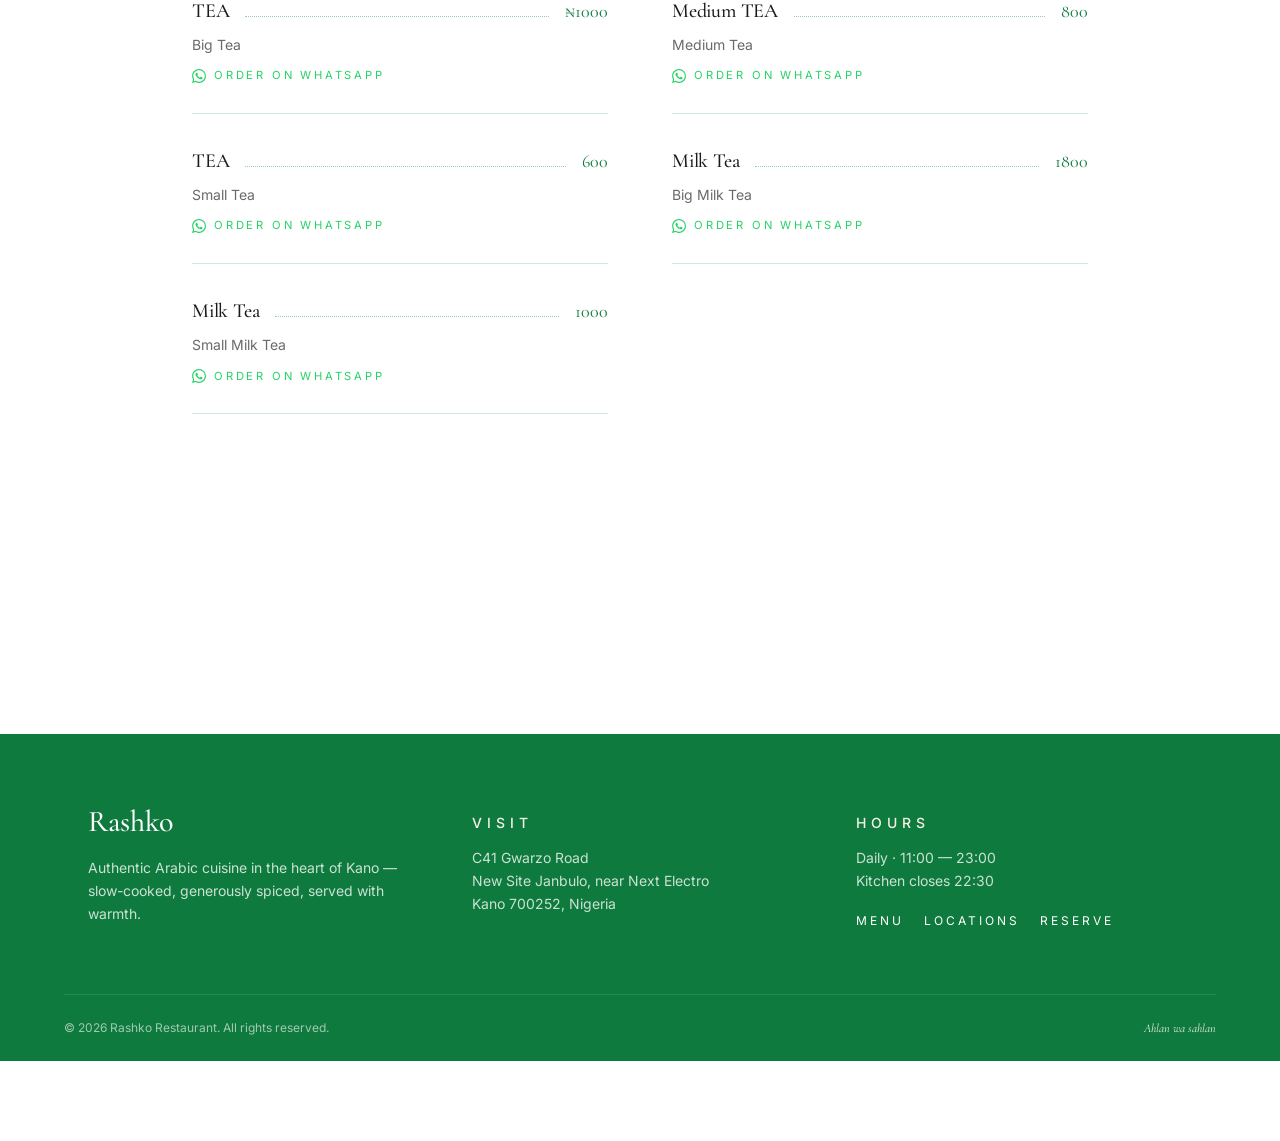
<file: menu.html>
<!doctype html>
<html lang="en">
<head>
  <meta charset="utf-8">
  <meta name="viewport" content="width=device-width, initial-scale=1">
  <title>Menu — Rashko Restaurant, Kano</title>
  <meta name="description" content="Mezze, slow-cooked mandi & kabsa, charcoal kebabs, and traditional Arabic desserts. The full Rashko menu, served daily in Kano.">
  <meta property="og:title" content="Menu — Rashko Restaurant">
  <meta property="og:description" content="Mezze, mandi, kabsa, kebabs and Arabic sweets — served daily in Kano.">
  <link rel="icon" type="image/png" href="assets/img/rashko-logo.png">
  <link rel="preconnect" href="https://fonts.googleapis.com">
  <link rel="preconnect" href="https://fonts.gstatic.com" crossorigin>
  <link rel="stylesheet" href="https://fonts.googleapis.com/css2?family=Cormorant+Garamond:ital,wght@0,400;0,500;0,600;1,400&family=Inter:wght@300;400;500;600&display=swap">
  <link rel="stylesheet" href="assets/css/styles.css">
</head>
<body>
  <div id="site-header-slot"></div>
  <main>
    <section class="section--page-hero">
      <div class="container-narrow">
        <span class="ornament eyebrow">À la Carte</span>
        <h1 class="display-xl mt-6">The Menu</h1>
        <p>Served daily, 11:00 — 23:00. Prices in Nigerian Naira. Many dishes are naturally vegetarian or can be adapted — please ask.</p>
        <a href="order.html" class="btn btn--accent" style="margin-top:2rem;border-radius:9999px;padding:0.75rem 1.5rem;letter-spacing:0.2em;">
          <span class="icon-inline" style="width:1rem;height:1rem;" data-icon="bag"></span>
          Start an Order
        </a>
      </div>
    </section>

    <div class="container-narrow" style="padding-block:6rem;" id="menu-root"></div>
  </main>
  <div id="site-footer-slot"></div>
  <div id="wa-float-slot"></div>
  <script src="assets/js/site.js"></script>
  <script>
    document.addEventListener("DOMContentLoaded", () => {
      const root = document.getElementById("menu-root");
      root.innerHTML = RashkoMenu.map(section => `
        <section class="menu-section">
          <header class="menu-section__head">
            <p class="eyebrow">${section.subtitle}</p>
            <h2 class="display-lg">${section.title}</h2>
          </header>
          <div class="menu-grid">
            ${section.items.map(d => `
              <article class="menu-item">
                <div class="menu-item__head">
                  <h3 class="menu-item__name">${d.name}</h3>
                  <span class="menu-item__dots"></span>
                  <span class="menu-item__price">${d.price}</span>
                </div>
                <p class="menu-item__desc">${d.desc}</p>
                <a class="menu-item__order" target="_blank" rel="noopener"
                   data-wa-message="Hello Rashko ({branch})! I'd like to order: ${d.name} (${d.price})." href="#">
                   <span class="icon-inline" style="width:0.875rem;height:0.875rem;" data-icon="whatsapp"></span>
                   Order on WhatsApp
                </a>
              </article>`).join("")}
          </div>
        </section>
      `).join("");
      hydrateIcons(root);
      refreshBranchUI();
    });
  </script>
</body>
</html>
</file>
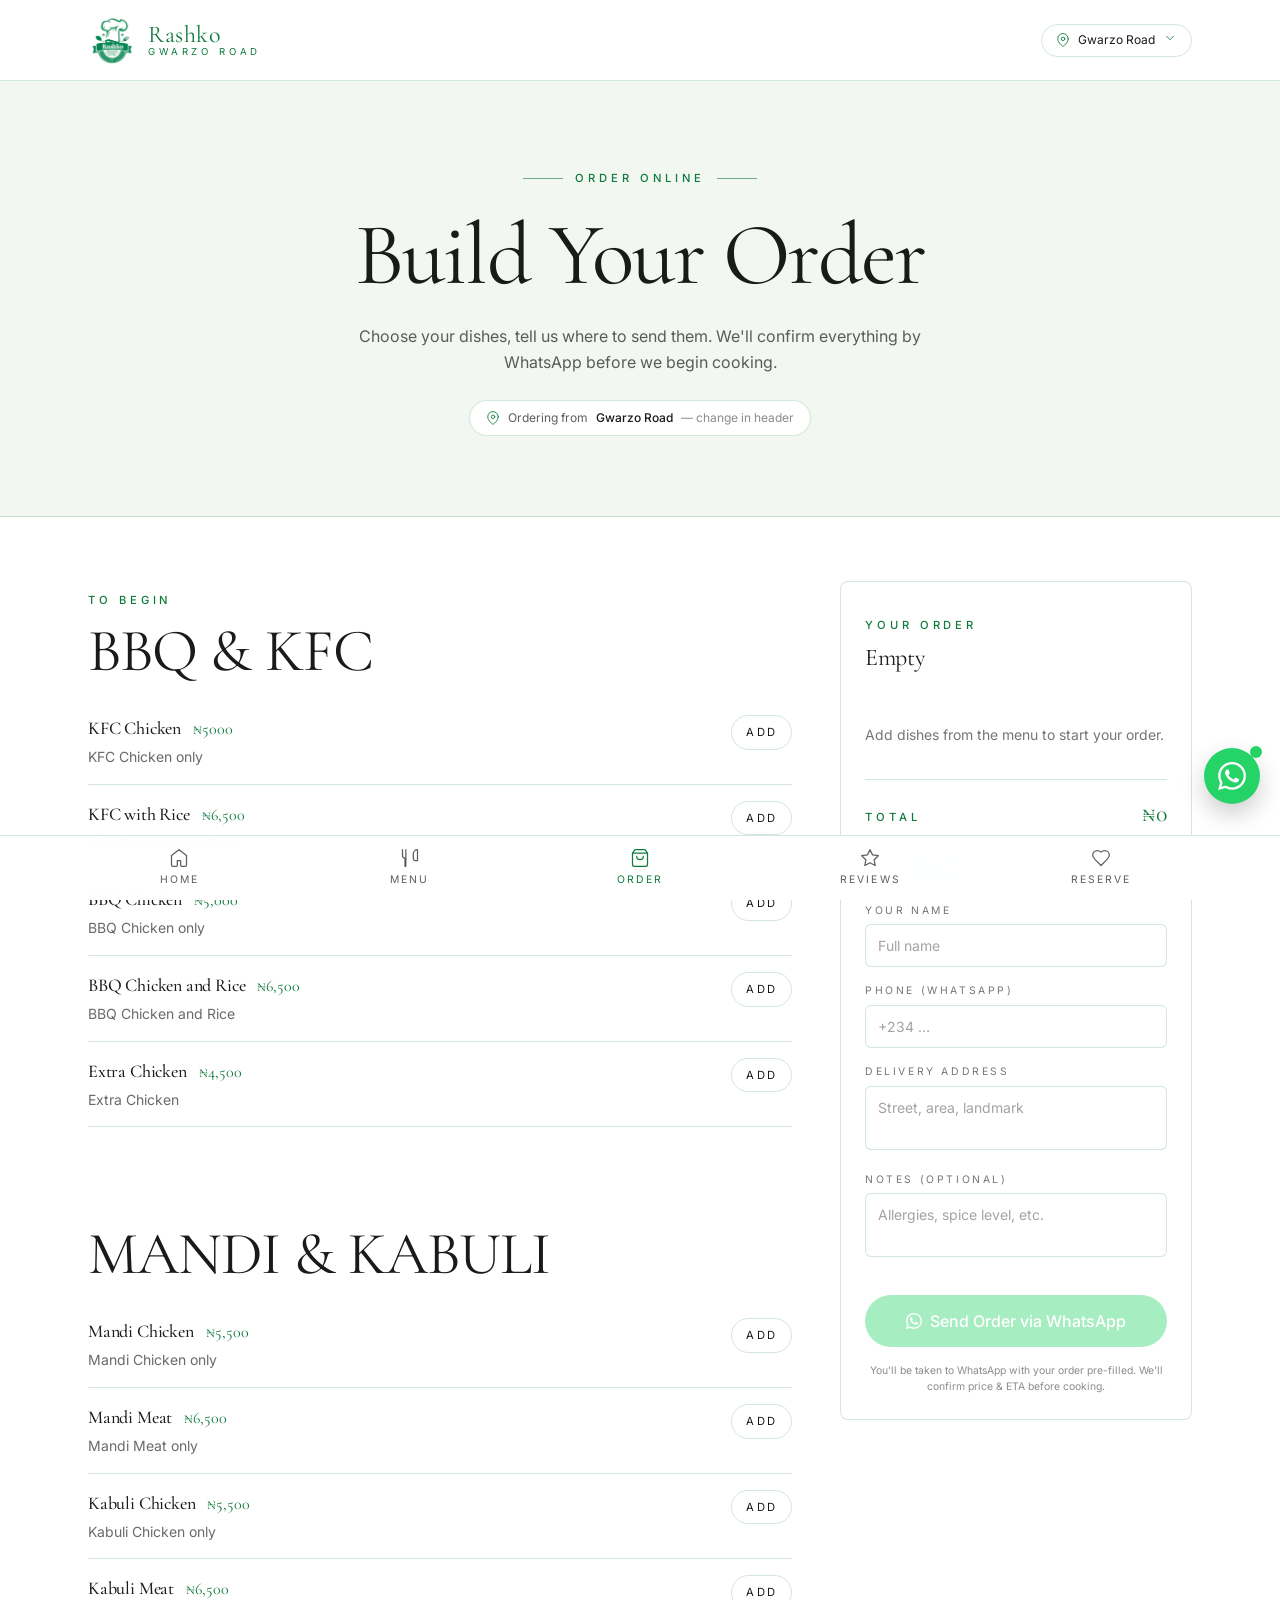
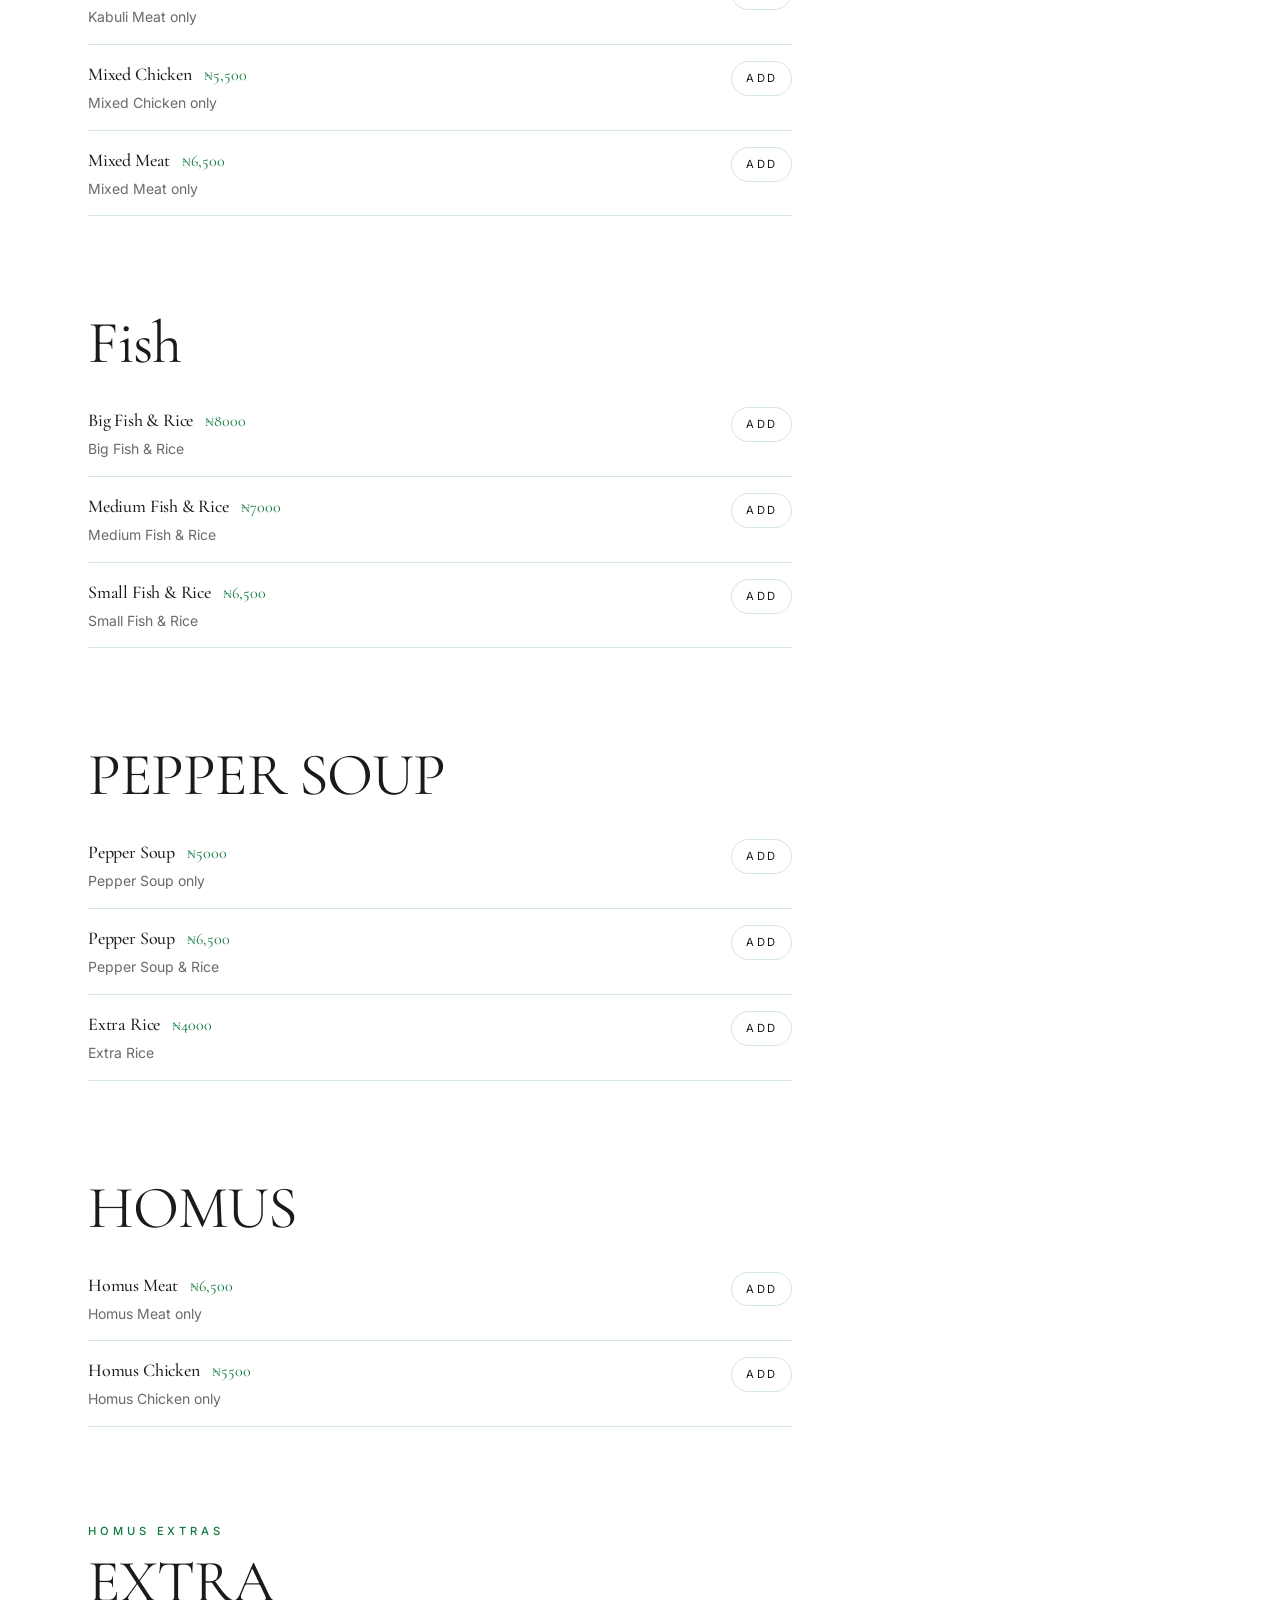
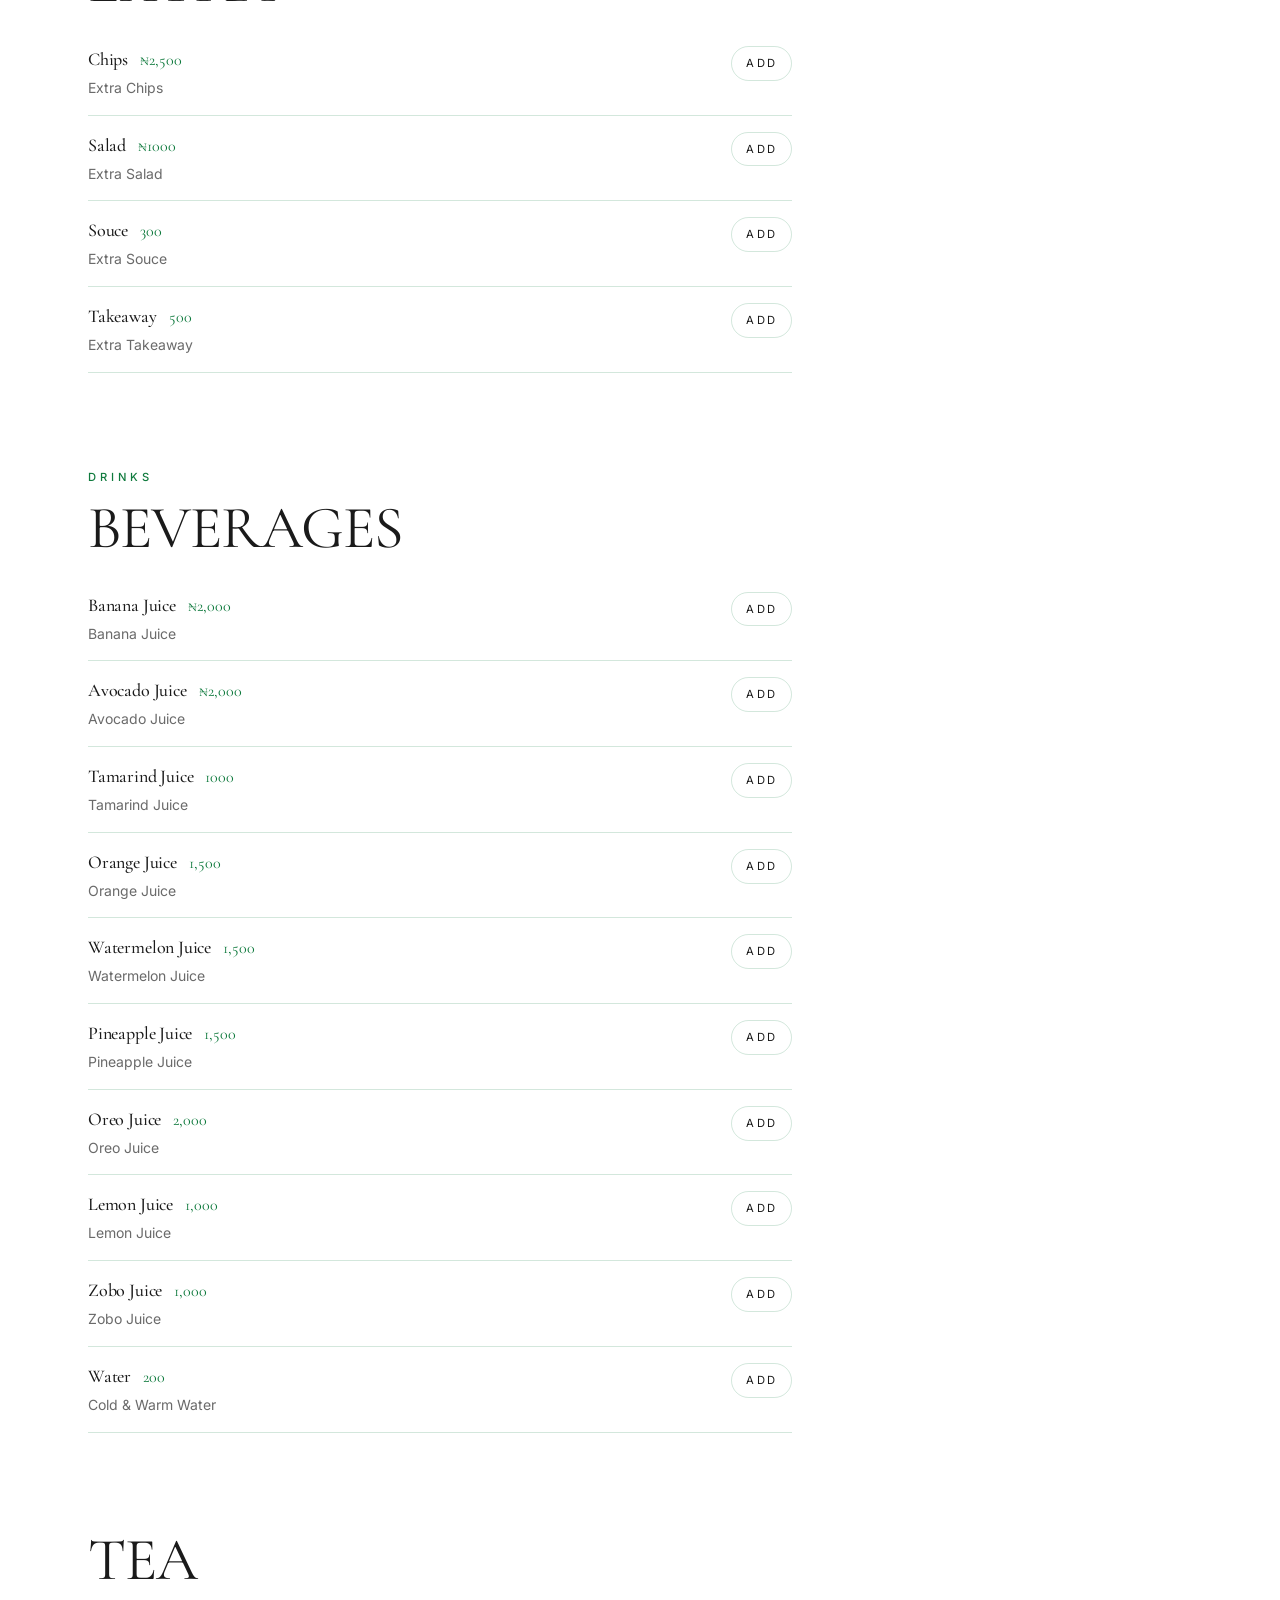
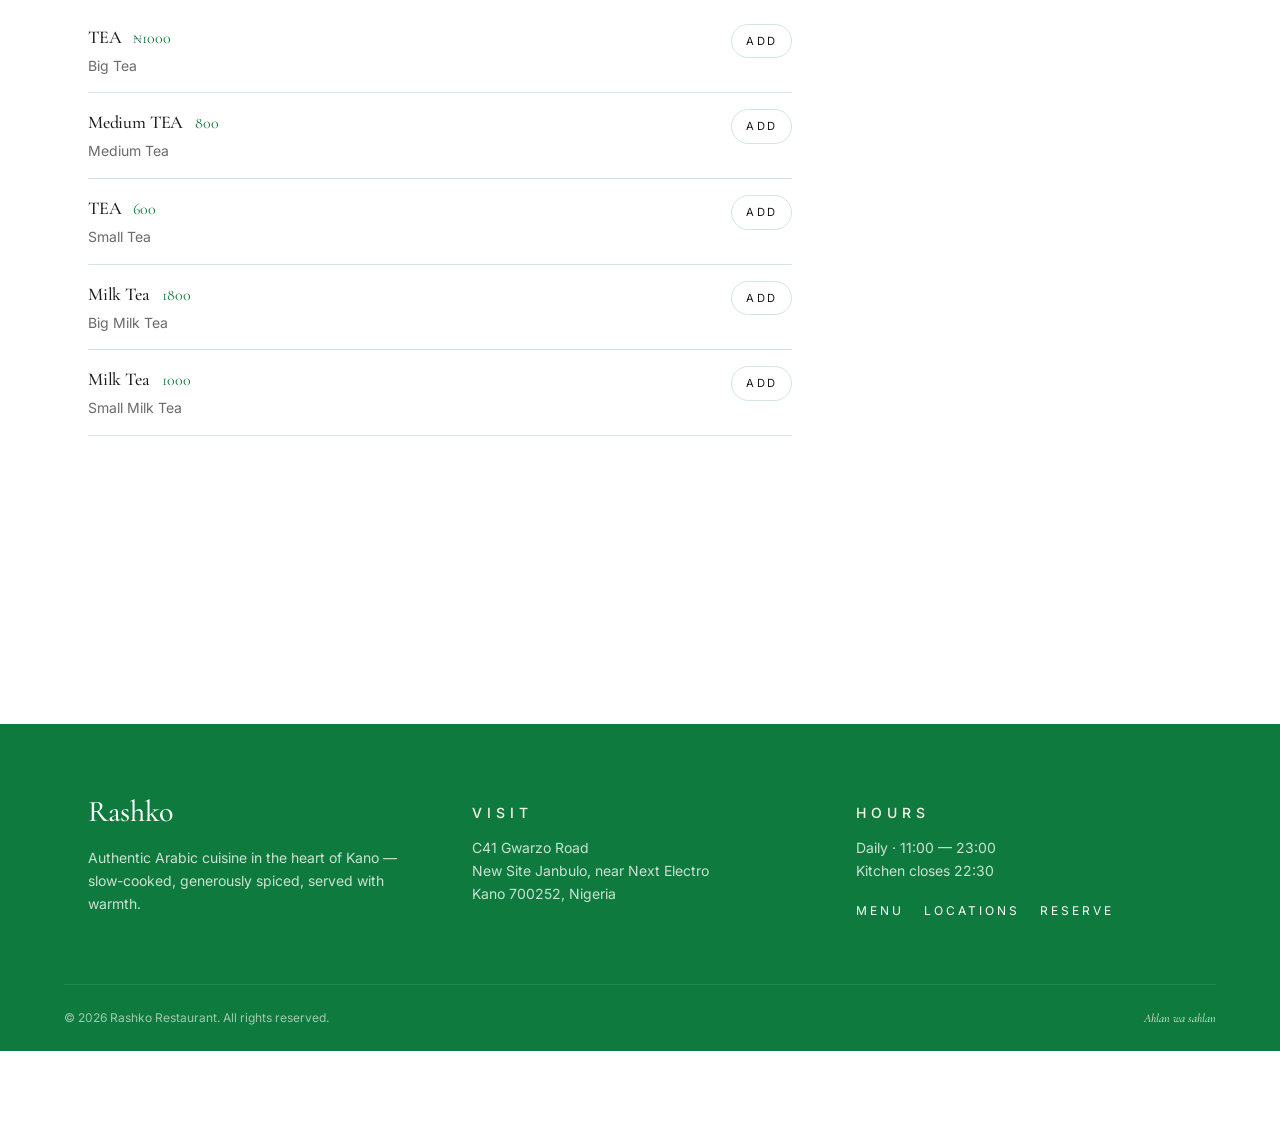
<file: order.html>
<!doctype html>
<html lang="en">
<head>
  <meta charset="utf-8">
  <meta name="viewport" content="width=device-width, initial-scale=1">
  <title>Order Online — Rashko Restaurant, Kano</title>
  <meta name="description" content="Build your order from Rashko's full menu and send it straight to our kitchen via WhatsApp.">
  <meta property="og:title" content="Order Online — Rashko Restaurant">
  <meta property="og:description" content="Pick your dishes, choose delivery or pickup, send via WhatsApp.">
  <link rel="icon" type="image/png" href="assets/img/rashko-logo.png">
  <link rel="preconnect" href="https://fonts.googleapis.com">
  <link rel="preconnect" href="https://fonts.gstatic.com" crossorigin>
  <link rel="stylesheet" href="https://fonts.googleapis.com/css2?family=Cormorant+Garamond:ital,wght@0,400;0,500;0,600;1,400&family=Inter:wght@300;400;500;600&display=swap">
  <link rel="stylesheet" href="assets/css/styles.css">
</head>
<body>
  <div id="site-header-slot"></div>
  <main>
    <section class="section--page-hero" style="padding-block:5rem;">
      <div class="container-narrow">
        <span class="ornament eyebrow">Order Online</span>
        <h1 class="display-xl mt-6">Build Your Order</h1>
        <p>Choose your dishes, tell us where to send them. We'll confirm everything by WhatsApp before we begin cooking.</p>
        <div class="branch-pill">
          <span class="icon-inline" style="width:0.875rem;height:0.875rem;" data-icon="pin"></span>
          <span class="label">Ordering from</span>
          <span class="name" data-branch-short>Gwarzo Road</span>
          <span class="hint">— change in header</span>
        </div>
      </div>
    </section>

    <div class="container-narrow order-grid">
      <div id="menu-list"></div>

      <aside class="cart">
        <div>
          <p class="eyebrow">Your Order</p>
          <h2 class="display-lg" style="font-size:1.5rem;margin-top:0.25rem;" id="cart-title">Empty</h2>
        </div>
        <ul class="cart__lines" id="cart-lines"></ul>
        <p class="cart__empty" id="cart-empty" style="font-size:0.875rem;color:rgba(26,26,26,0.6);">Add dishes from the menu to start your order.</p>
        <div class="cart__total">
          <span class="eyebrow">Total</span>
          <span id="cart-total">₦0</span>
        </div>

        <form id="order-form" class="contact-form" style="gap:1rem;">
          <div class="mode-toggle">
            <button type="button" data-mode="delivery" class="is-active">Delivery</button>
            <button type="button" data-mode="pickup">Pickup</button>
          </div>

          <label class="field"><span>Your name</span><input type="text" name="name" maxlength="80" class="form-input" placeholder="Full name"></label>
          <label class="field"><span>Phone (WhatsApp)</span><input type="tel" name="phone" maxlength="20" class="form-input" placeholder="+234 …"></label>
          <label class="field" id="address-field"><span>Delivery address</span><textarea name="address" maxlength="200" rows="2" class="form-input" placeholder="Street, area, landmark"></textarea></label>
          <label class="field"><span>Notes (optional)</span><textarea name="notes" maxlength="300" rows="2" class="form-input" placeholder="Allergies, spice level, etc."></textarea></label>

          <ul class="errors" id="order-errors"></ul>

          <button type="submit" class="send-btn" id="send-btn" disabled>
            <span class="icon-inline" style="width:1rem;height:1rem;" data-icon="whatsapp"></span>
            Send Order via WhatsApp
          </button>
          <p class="send-note">You'll be taken to WhatsApp with your order pre-filled. We'll confirm price &amp; ETA before cooking.</p>
        </form>
      </aside>
    </div>
  </main>
  <div id="site-footer-slot"></div>
  <div id="wa-float-slot"></div>
  <script src="assets/js/site.js"></script>
  <script>
    let cart = {}; // { dishName: qty }
    let mode = "delivery";

    function getDish(name) {
      for (const s of RashkoMenu) for (const d of s.items) if (d.name === name) return d;
      return null;
    }
    function lines() {
      return Object.entries(cart).filter(([,q]) => q > 0).map(([name, qty]) => {
        const d = getDish(name);
        return { dish: d, qty, subtotal: d.priceValue * qty };
      });
    }

    function renderMenu() {
      const root = document.getElementById("menu-list");
      root.innerHTML = RashkoMenu.map(section => `
        <section class="menu-section">
          <header style="margin-bottom:2rem;">
            <p class="eyebrow">${section.subtitle}</p>
            <h2 class="display-lg" style="margin-top:0.5rem;">${section.title}</h2>
          </header>
          <div class="order-list">
            ${section.items.map(d => `
              <article class="order-row" data-dish="${d.name}">
                <div class="order-row__main">
                  <div class="order-row__head">
                    <h3>${d.name}</h3>
                    <span class="order-row__price">${d.price}</span>
                  </div>
                  <p class="order-row__desc">${d.desc}</p>
                </div>
                <div class="qty-stepper" data-stepper="${d.name}"></div>
              </article>
            `).join("")}
          </div>
        </section>
      `).join("");
      renderSteppers();
    }

    function renderSteppers() {
      document.querySelectorAll("[data-stepper]").forEach(el => {
        const name = el.dataset.stepper;
        const qty = cart[name] || 0;
        if (qty > 0) {
          el.innerHTML = `
            <button type="button" class="icon-btn" data-act="dec">${ICONS.minus}</button>
            <span class="qty-stepper__value">${qty}</span>
            <button type="button" class="icon-btn" data-act="inc">${ICONS.plus}</button>
          `;
          el.querySelector('[data-act="dec"]').addEventListener("click", () => setQty(name, -1));
          el.querySelector('[data-act="inc"]').addEventListener("click", () => setQty(name, 1));
        } else {
          el.innerHTML = `<button type="button" class="qty-add">Add</button>`;
          el.querySelector("button").addEventListener("click", () => setQty(name, 1));
        }
      });
    }

    function setQty(name, delta) {
      cart[name] = Math.max(0, (cart[name] || 0) + delta);
      if (cart[name] === 0) delete cart[name];
      renderSteppers();
      renderCart();
    }

    function renderCart() {
      const ls = lines();
      const total = ls.reduce((s, l) => s + l.subtotal, 0);
      const count = ls.reduce((s, l) => s + l.qty, 0);
      document.getElementById("cart-title").textContent = count === 0 ? "Empty" : `${count} item${count > 1 ? "s" : ""}`;
      document.getElementById("cart-total").textContent = formatNaira(total);
      document.getElementById("cart-empty").style.display = ls.length ? "none" : "block";
      const list = document.getElementById("cart-lines");
      list.innerHTML = ls.map(l => `
        <li class="cart__line">
          <span class="cart__qty">${l.qty}×</span>
          <div class="cart__name-wrap" style="flex:1;min-width:0;">
            <p class="cart__name">${l.dish.name}</p>
            <p class="cart__sub">${formatNaira(l.subtotal)}</p>
          </div>
          <button type="button" class="cart__remove" data-remove="${l.dish.name}" aria-label="Remove ${l.dish.name}">${ICONS.trash}</button>
        </li>
      `).join("");
      list.querySelectorAll("[data-remove]").forEach(b => b.addEventListener("click", () => {
        delete cart[b.dataset.remove]; renderSteppers(); renderCart();
      }));
      document.getElementById("send-btn").disabled = ls.length === 0;
    }

    function buildMessage(branch) {
      const ls = lines();
      const total = ls.reduce((s,l) => s + l.subtotal, 0);
      const f = new FormData(document.getElementById("order-form"));
      const lns = [];
      lns.push(`*New Order — Rashko (${branch.shortName})*`, "");
      lns.push(`*Branch:* ${branch.name}`);
      lns.push(`*Name:* ${(f.get("name")||"").trim()}`);
      lns.push(`*Phone:* ${(f.get("phone")||"").trim()}`);
      lns.push(`*Type:* ${mode === "delivery" ? "Delivery" : `Pickup at ${branch.shortName}`}`);
      if (mode === "delivery") lns.push(`*Address:* ${(f.get("address")||"").trim()}`);
      const notes = (f.get("notes")||"").trim();
      if (notes) lns.push(`*Notes:* ${notes}`);
      lns.push("", "*Items:*");
      ls.forEach(l => lns.push(`• ${l.qty} × ${l.dish.name} — ${formatNaira(l.subtotal)}`));
      lns.push("", `*Total:* ${formatNaira(total)}`);
      return lns.join("\n");
    }

    document.addEventListener("DOMContentLoaded", () => {
      renderMenu();
      renderCart();

      // Mode toggle
      document.querySelectorAll("[data-mode]").forEach(btn => {
        btn.addEventListener("click", () => {
          mode = btn.dataset.mode;
          document.querySelectorAll("[data-mode]").forEach(b => b.classList.toggle("is-active", b.dataset.mode === mode));
          document.getElementById("address-field").style.display = mode === "delivery" ? "" : "none";
        });
      });

      document.getElementById("order-form").addEventListener("submit", e => {
        e.preventDefault();
        const branch = RashkoBranches.getBranch();
        const ls = lines();
        const f = new FormData(e.target);
        const errors = [];
        if (ls.length === 0) errors.push("Please add at least one dish to your order.");
        if (((f.get("name")||"").trim()).length < 2) errors.push("Please enter your name.");
        if (!/^[0-9+\s()-]{7,20}$/.test((f.get("phone")||"").trim())) errors.push("Please enter a valid phone number.");
        if (mode === "delivery" && ((f.get("address")||"").trim()).length < 6) errors.push("Please enter a delivery address in Kano.");
        document.getElementById("order-errors").innerHTML = errors.map(er => `<li>• ${er}</li>`).join("");
        if (errors.length) return;
        window.open(whatsappUrl(branch.whatsapp, buildMessage(branch)), "_blank", "noopener,noreferrer");
      });
    });
  </script>
</body>
</html>
</file>
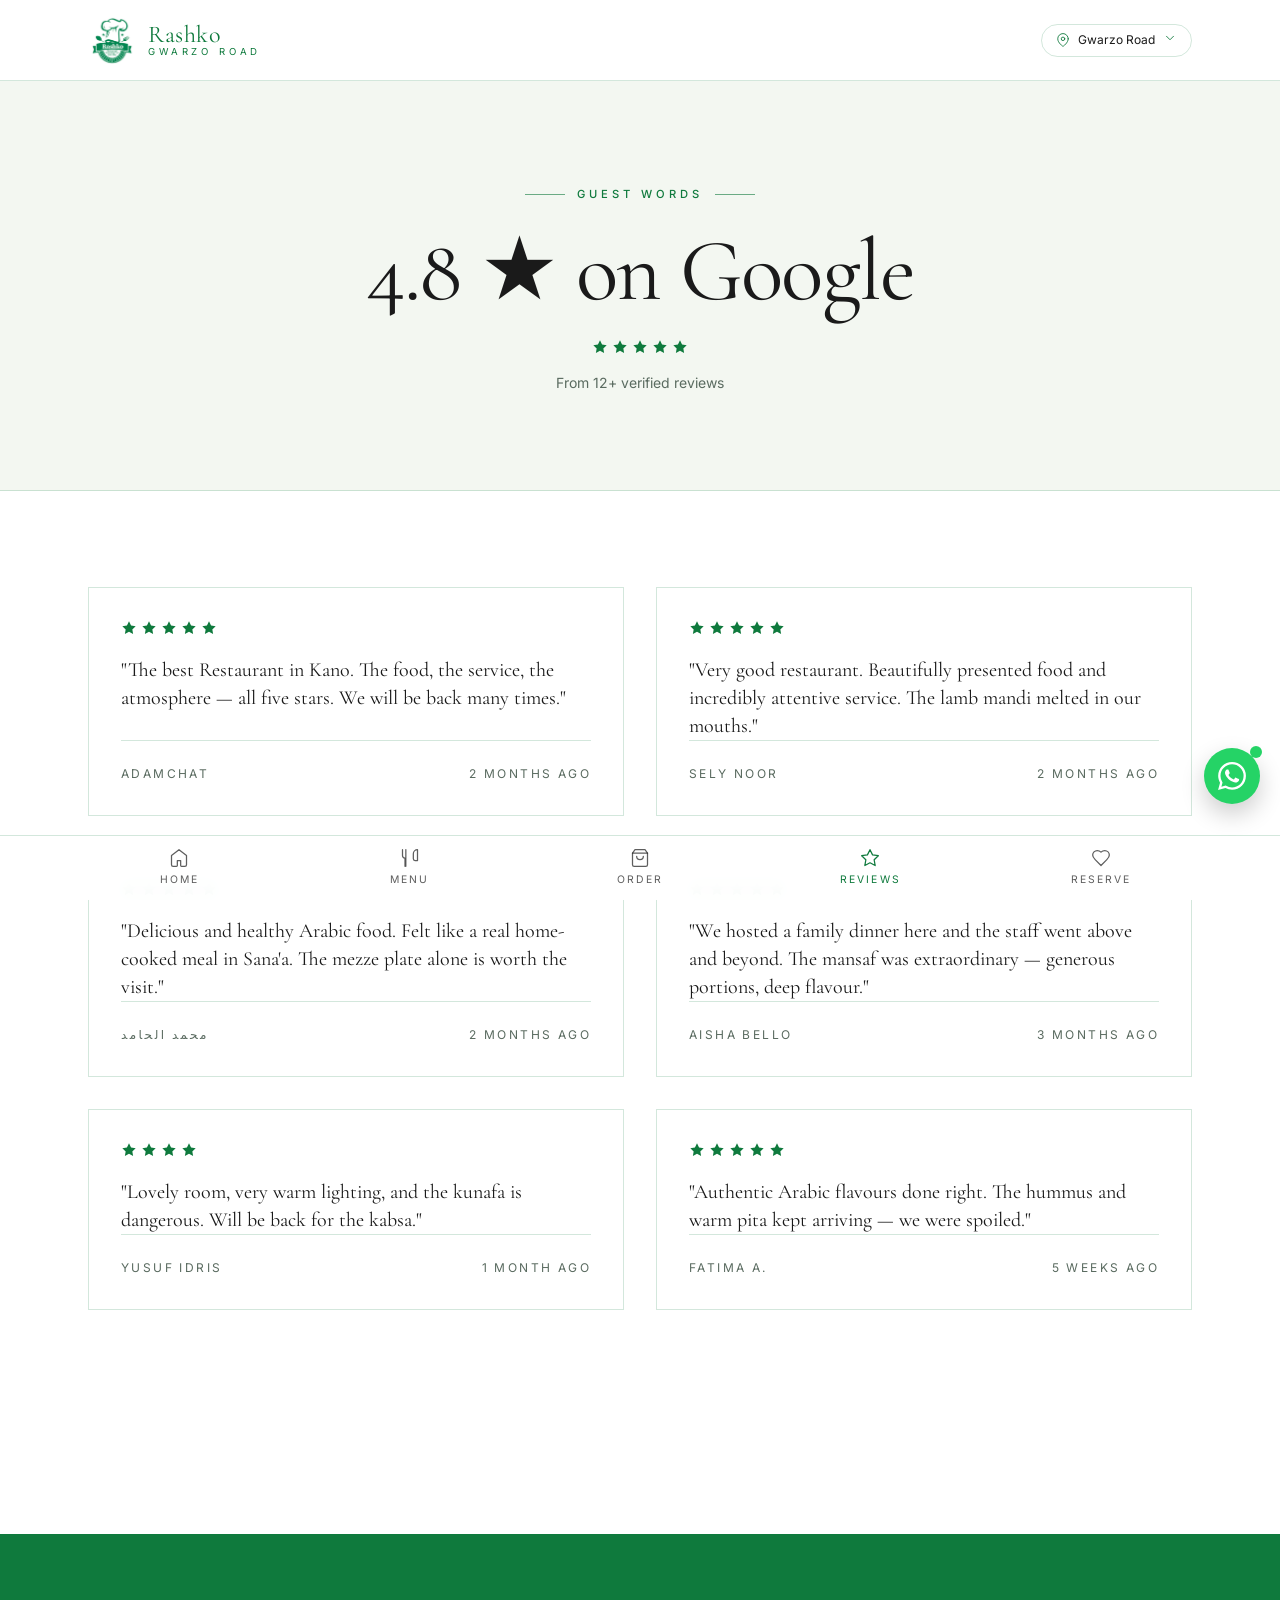
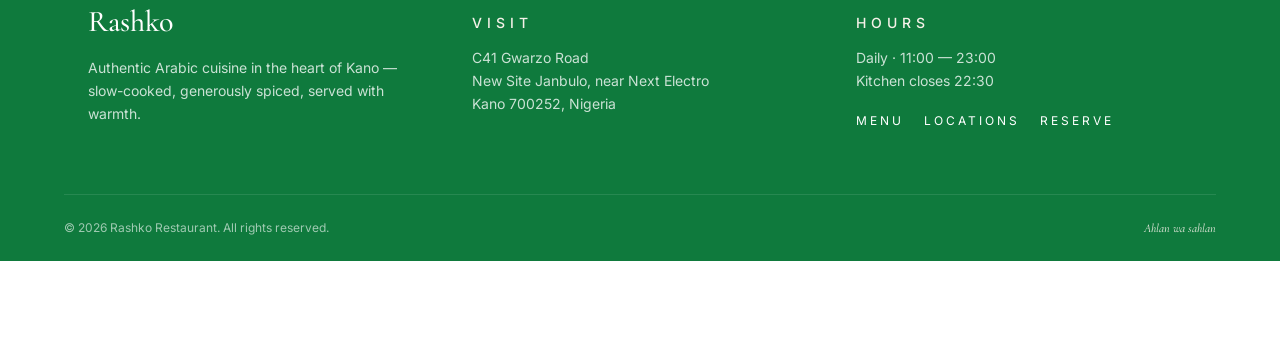
<file: reviews.html>
<!doctype html>
<html lang="en">
<head>
  <meta charset="utf-8">
  <meta name="viewport" content="width=device-width, initial-scale=1">
  <title>Reviews — Rashko Restaurant, Kano</title>
  <meta name="description" content="What guests are saying about Rashko Restaurant in Kano. 4.8 stars on Google — read the full reviews.">
  <meta property="og:title" content="Reviews — Rashko Restaurant">
  <meta property="og:description" content="4.8★ on Google. Read what guests are saying about Rashko Restaurant.">
  <link rel="icon" type="image/png" href="assets/img/rashko-logo.png">
  <link rel="preconnect" href="https://fonts.googleapis.com">
  <link rel="preconnect" href="https://fonts.gstatic.com" crossorigin>
  <link rel="stylesheet" href="https://fonts.googleapis.com/css2?family=Cormorant+Garamond:ital,wght@0,400;0,500;0,600;1,400&family=Inter:wght@300;400;500;600&display=swap">
  <link rel="stylesheet" href="assets/css/styles.css">
</head>
<body>
  <div id="site-header-slot"></div>
  <main>
    <section class="section--page-hero">
      <div class="container-narrow">
        <span class="ornament eyebrow">Guest Words</span>
        <h1 class="display-xl mt-6">4.8 ★ on Google</h1>
        <div class="stars" style="justify-content:center;margin-top:1.5rem;" id="hero-stars"></div>
        <p style="margin-top:1rem;font-size:0.875rem;color:var(--muted-foreground);">From 12+ verified reviews</p>
      </div>
    </section>

    <section class="container-narrow" style="padding-block:6rem;">
      <div class="reviews-grid" id="reviews-root"></div>
    </section>
  </main>
  <div id="site-footer-slot"></div>
  <div id="wa-float-slot"></div>
  <script src="assets/js/site.js"></script>
  <script>
    const REVIEWS = [
      { name: "Adamchat", when: "2 months ago", rating: 5, text: "The best Restaurant in Kano. The food, the service, the atmosphere — all five stars. We will be back many times." },
      { name: "Sely Noor", when: "2 months ago", rating: 5, text: "Very good restaurant. Beautifully presented food and incredibly attentive service. The lamb mandi melted in our mouths." },
      { name: "محمد الحامد", when: "2 months ago", rating: 5, text: "Delicious and healthy Arabic food. Felt like a real home-cooked meal in Sana'a. The mezze plate alone is worth the visit." },
      { name: "Aisha Bello", when: "3 months ago", rating: 5, text: "We hosted a family dinner here and the staff went above and beyond. The mansaf was extraordinary — generous portions, deep flavour." },
      { name: "Yusuf Idris", when: "1 month ago", rating: 4, text: "Lovely room, very warm lighting, and the kunafa is dangerous. Will be back for the kabsa." },
      { name: "Fatima A.", when: "5 weeks ago", rating: 5, text: "Authentic Arabic flavours done right. The hummus and warm pita kept arriving — we were spoiled." },
    ];
    document.addEventListener("DOMContentLoaded", () => {
      document.getElementById("hero-stars").innerHTML = Array(5).fill(ICONS.starFilled).join("");
      const root = document.getElementById("reviews-root");
      root.innerHTML = REVIEWS.map(r => `
        <article class="review-card">
          <div class="stars">${Array(r.rating).fill(ICONS.starFilled).join("")}</div>
          <p class="review-card__quote">"${r.text}"</p>
          <div class="review-card__meta"><span>${r.name}</span><span>${r.when}</span></div>
        </article>
      `).join("");
    });
  </script>
</body>
</html>
</file>
<file: assets/css/styles.css>
/* ============================================================
   Rashko Restaurant — static stylesheet
   Brand: Primary #0F7A3D · Dark #0B5E2E · Light #E8F5EC
   ============================================================ */

:root {
  --background: #ffffff;
  --foreground: #1a1a1a;
  --card: #ffffff;
  --muted: #f3f7f1;
  --muted-foreground: #5a6b60;
  --secondary: #e8f5ec;
  --primary: #0f7a3d;
  --primary-dark: #0b5e2e;
  --primary-foreground: #ffffff;
  --accent: #0f7a3d;
  --accent-foreground: #ffffff;
  --cream: #f5f1e8;
  --gold: #c9a96b;
  --border: rgba(15, 122, 61, 0.18);
  --border-strong: rgba(15, 122, 61, 0.4);
  --destructive: #c0392b;
  --whatsapp: #25d366;

  --font-display: "Cormorant Garamond", "Playfair Display", Georgia, serif;
  --font-body: "Inter", system-ui, -apple-system, Segoe UI, Roboto, sans-serif;

  --container: 72rem;
  --radius: 0.25rem;
}
 
* { box-sizing: border-box; }
html { scroll-behavior: smooth; -webkit-text-size-adjust: 100%; }
body {
  margin: 0;
  background: var(--background);
  color: var(--foreground);
  font-family: var(--font-body);
  font-weight: 400;
  line-height: 1.5;
  -webkit-font-smoothing: antialiased;
  padding-bottom: 5rem; /* room for fixed bottom nav */
}
img { max-width: 100%; display: block; }
a { color: inherit; text-decoration: none; }
button { font: inherit; cursor: pointer; border: none; background: none; color: inherit; }

h1, h2, h3, h4, h5 {
  font-family: var(--font-display);
  font-weight: 500;
  letter-spacing: -0.01em;
  margin: 0;
}

.container-narrow {
  max-width: var(--container);
  margin-inline: auto;
  padding-inline: 1.5rem;
}

/* ---------- Typographic ornaments ---------- */
.eyebrow {
  font-family: var(--font-body);
  font-size: 0.7rem;
  letter-spacing: 0.35em;
  text-transform: uppercase;
  color: var(--accent);
  font-weight: 500;
}
.ornament {
  display: inline-flex;
  align-items: center;
  gap: 0.75rem;
  color: var(--accent);
}
.ornament::before, .ornament::after {
  content: "";
  width: 2.5rem; height: 1px;
  background: currentColor;
  opacity: 0.6;
}
.display-xl {
  font-family: var(--font-display);
  font-weight: 400;
  font-size: clamp(2.75rem, 7vw, 5.5rem);
  line-height: 1;
  letter-spacing: -0.02em;
}
.display-lg {
  font-family: var(--font-display);
  font-weight: 400;
  font-size: clamp(2.25rem, 5vw, 3.75rem);
  line-height: 1.05;
  letter-spacing: -0.015em;
}
.italic-script {
  font-style: italic;
  font-family: var(--font-display);
  color: var(--accent);
}

/* ---------- Header ---------- */
.site-header {
  position: sticky; top: 0; z-index: 40;
  border-bottom: 1px solid var(--border);
  background: rgba(255,255,255,0.9);
  backdrop-filter: blur(10px);
  -webkit-backdrop-filter: blur(10px);
}
.site-header__inner {
  display: flex; align-items: center; justify-content: space-between;
  gap: 0.75rem; height: 5rem;
}
.brand { display: flex; align-items: center; gap: 0.75rem; min-width: 0; }
.brand img { height: 3rem; width: 3rem; object-fit: contain; flex-shrink: 0; }
.brand__text { display: none; flex-direction: column; line-height: 1; min-width: 0; }
.brand__name { font-family: var(--font-display); font-size: 1.5rem; letter-spacing: 0.025em; color: var(--primary); }
.brand__sub {
  font-size: 0.6rem; letter-spacing: 0.4em;
  text-transform: uppercase; color: var(--accent);
  white-space: nowrap; overflow: hidden; text-overflow: ellipsis;
}
@media (min-width: 640px) { .brand__text { display: flex; } }

/* ---------- Branch picker ---------- */
.branch-picker { position: relative; }
.branch-picker__trigger {
  display: inline-flex; align-items: center; gap: 0.5rem;
  border: 1px solid var(--border);
  border-radius: 9999px;
  padding: 0.375rem 0.875rem;
  font-size: 0.75rem;
  color: var(--foreground);
  transition: border-color .15s, color .15s;
}
.branch-picker__trigger:hover { border-color: var(--accent); color: var(--accent); }
.branch-picker__trigger svg { width: 0.875rem; height: 0.875rem; color: var(--accent); }
.branch-picker__chevron { transition: transform .15s; }
.branch-picker[data-open="true"] .branch-picker__chevron { transform: rotate(180deg); }

.branch-picker__menu {
  position: absolute; right: 0; top: calc(100% + 0.5rem);
  width: 16rem; z-index: 50;
  background: var(--card);
  border: 1px solid var(--border);
  border-radius: 0.5rem;
  box-shadow: 0 10px 30px -10px rgba(0,0,0,0.15);
  overflow: hidden;
  display: none;
}
.branch-picker[data-open="true"] .branch-picker__menu { display: block; }
.branch-picker__label {
  padding: 0.5rem 1rem;
  font-size: 0.6rem; letter-spacing: 0.25em; text-transform: uppercase;
  color: var(--muted-foreground);
  border-bottom: 1px solid var(--border);
}
.branch-picker__item {
  display: flex; gap: 0.5rem; align-items: flex-start;
  width: 100%; padding: 0.75rem 1rem; text-align: left;
  transition: background .15s;
}
.branch-picker__item:hover { background: var(--secondary); }
.branch-picker__item--active { background: var(--muted); }
.branch-picker__check { width: 1rem; height: 1rem; margin-top: 0.125rem; flex-shrink: 0; color: var(--accent); opacity: 0; }
.branch-picker__item--active .branch-picker__check { opacity: 1; }
.branch-picker__item-name { font-weight: 500; font-size: 0.875rem; display: block; }
.branch-picker__item-addr { font-size: 0.75rem; color: var(--muted-foreground); display: block; white-space: nowrap; overflow: hidden; text-overflow: ellipsis; }

/* ---------- Bottom nav ---------- */
.bottom-nav {
  position: fixed; left: 0; right: 0; bottom: 0; z-index: 50;
  border-top: 1px solid var(--border);
  background: rgba(255,255,255,0.95);
  backdrop-filter: blur(10px);
  -webkit-backdrop-filter: blur(10px);
}
.bottom-nav ul {
  list-style: none; padding: 0; margin: 0;
  display: grid; grid-template-columns: repeat(5, 1fr);
  max-width: var(--container); margin-inline: auto;
}
.bottom-nav a {
  display: flex; flex-direction: column; align-items: center; justify-content: center;
  gap: 0.25rem; padding: 0.75rem 0;
  font-size: 0.65rem; letter-spacing: 0.2em; text-transform: uppercase;
  color: rgba(26,26,26,0.7);
  transition: color .15s;
}
.bottom-nav a:hover { color: var(--accent); }
.bottom-nav a.is-active { color: var(--accent); }
.bottom-nav svg { width: 1.25rem; height: 1.25rem; }

/* ---------- Footer ---------- */
.site-footer {
  margin-top: 8rem;
  border-top: 1px solid var(--border);
  background: var(--primary);
  color: var(--primary-foreground);
}
.site-footer__inner {
  display: grid; gap: 3rem; padding-block: 4rem;
}
@media (min-width: 768px) { .site-footer__inner { grid-template-columns: repeat(3, 1fr); } }
.site-footer h3 { font-size: 1.875rem; }
.site-footer p { color: rgba(255,255,255,0.78); font-size: 0.875rem; line-height: 1.65; margin: 0.75rem 0 0; }
.site-footer .eyebrow { color: var(--cream) !important; }
.site-footer__links { display: flex; gap: 1.25rem; margin-top: 1.25rem; font-size: 0.75rem; letter-spacing: 0.25em; text-transform: uppercase; }
.site-footer__links a { transition: color .15s; }
.site-footer__links a:hover { color: var(--cream); }
.site-footer__bottom {
  border-top: 1px solid rgba(255,255,255,0.1);
  padding: 1.5rem 0;
  display: flex; flex-direction: column; gap: 0.75rem;
  justify-content: space-between;
  font-size: 0.75rem; color: rgba(255,255,255,0.6);
}
@media (min-width: 640px) { .site-footer__bottom { flex-direction: row; } }
.site-footer__script { font-style: italic; font-family: var(--font-display); color: var(--cream); }

/* ---------- Floating WhatsApp ---------- */
.wa-float {
  position: fixed; right: 1.25rem; bottom: 6rem; z-index: 50;
  width: 3.5rem; height: 3.5rem; border-radius: 9999px;
  background: var(--whatsapp); color: #fff;
  display: flex; align-items: center; justify-content: center;
  box-shadow: 0 10px 25px rgba(0,0,0,0.2);
  transition: transform .15s;
}
.wa-float:hover { transform: scale(1.05); }
.wa-float svg { width: 1.75rem; height: 1.75rem; }
.wa-float::after {
  content: ""; position: absolute; top: -2px; right: -2px;
  width: 0.75rem; height: 0.75rem; border-radius: 9999px;
  background: var(--whatsapp);
  animation: ping 1.5s cubic-bezier(0,0,0.2,1) infinite;
}
@keyframes ping { 0% { transform: scale(1); opacity: 1; } 75%, 100% { transform: scale(2); opacity: 0; } }

/* ---------- Buttons ---------- */
.btn {
  display: inline-flex; align-items: center; justify-content: center;
  gap: 0.5rem;
  padding: 0.875rem 1.75rem;
  font-size: 0.75rem;
  letter-spacing: 0.3em;
  text-transform: uppercase;
  transition: background .15s, color .15s, border-color .15s, opacity .15s;
  border: 1px solid transparent;
  cursor: pointer;
}
.btn--primary { background: var(--primary); color: var(--primary-foreground); }
.btn--primary:hover { background: var(--primary-dark); }
.btn--accent { background: var(--accent); color: var(--accent-foreground); }
.btn--accent:hover { background: var(--primary-dark); }
.btn--outline { border-color: var(--accent); color: var(--accent); }
.btn--outline:hover { background: var(--accent); color: var(--accent-foreground); }
.btn--outline-light { border-color: rgba(255,255,255,0.6); color: var(--cream); }
.btn--outline-light:hover { background: var(--cream); color: var(--primary); }
.btn--gold { background: var(--gold); color: #2a1d10; }
.btn--gold:hover { background: var(--cream); }
.btn--whatsapp { background: var(--whatsapp); color: #fff; }
.btn--whatsapp:hover { opacity: 0.9; }
.btn:disabled { opacity: 0.4; cursor: not-allowed; }

/* ---------- Hero (home) ---------- */
.hero { position: relative; }
.hero__bg { position: absolute; inset: 0; }
.hero__bg img { width: 100%; height: 100%; object-fit: cover; }
.hero__bg::after {
  content: ""; position: absolute; inset: 0;
  background: linear-gradient(to bottom, rgba(0,0,0,0.55), rgba(0,0,0,0.45) 40%, rgba(0,0,0,0.75));
}
.hero__inner {
  position: relative; min-height: 88vh;
  display: flex; flex-direction: column; justify-content: flex-end;
  padding-block: 8rem 5rem; color: var(--cream);
}
.hero h1 { color: var(--cream); margin-top: 1.5rem; max-width: 48rem; }
.hero p { margin-top: 1.5rem; max-width: 32rem; line-height: 1.65; color: rgba(245,241,232,0.85); font-size: 1rem; }
.hero__cta { display: flex; flex-wrap: wrap; gap: 1rem; margin-top: 2.5rem; }
.hero .ornament { color: var(--gold); }
.hero .italic-script { color: var(--gold); }

/* ---------- Generic section ---------- */
.section { padding-block: 7rem; }
.section--muted { background: var(--muted); }
.section--primary { background: var(--primary); color: var(--primary-foreground); }
.section--primary h2 { color: var(--cream); }
.section--primary p { color: rgba(255,255,255,0.78); }
.section--page-hero {
  background: var(--muted);
  border-bottom: 1px solid var(--border);
  text-align: center;
  padding-block: 6rem;
}
.section--page-hero p {
  margin: 1.5rem auto 0;
  max-width: 36rem;
  color: rgba(26,26,26,0.7);
  line-height: 1.65;
}

/* Two-col grids */
.grid-2 { display: grid; gap: 2.5rem; }
@media (min-width: 768px) { .grid-2 { grid-template-columns: 1fr 1fr; align-items: center; gap: 3rem; } }

.grid-12 { display: grid; gap: 3rem; }
@media (min-width: 768px) { .grid-12 { grid-template-columns: repeat(12, 1fr); align-items: center; } }
.col-5 { grid-column: span 5; }
.col-7 { grid-column: span 7; }

@media (max-width: 767.98px) {
  .col-5, .col-7 { grid-column: 1 / -1; }
}

/* ---------- Signature dishes ---------- */
.dish-card { display: block; }
.dish-card__media { aspect-ratio: 4/5; overflow: hidden; }
.dish-card__media img { width: 100%; height: 100%; object-fit: cover; transition: transform .7s; }
.dish-card:hover .dish-card__media img { transform: scale(1.05); }
.dish-card__body { margin-top: 1.5rem; }
.dish-card__body h3 { font-size: 1.875rem; }
.dish-card__body p { margin-top: 0.5rem; color: rgba(26,26,26,0.7); line-height: 1.6; }
.dish-card--offset { margin-top: 5rem; }
@media (max-width: 767.98px) { .dish-card--offset { margin-top: 0; } }

/* ---------- Order/menu listing ---------- */
.menu-section { margin-bottom: 6rem; }
.menu-section__head { text-align: center; margin-bottom: 3rem; }
.menu-section__head h2 { margin-top: 0.75rem; }
.menu-grid { display: grid; gap: 2rem 4rem; max-width: 56rem; margin-inline: auto; }
@media (min-width: 768px) { .menu-grid { grid-template-columns: 1fr 1fr; } }
.menu-item { padding-bottom: 1.5rem; border-bottom: 1px solid var(--border); }
.menu-item__head { display: flex; align-items: baseline; gap: 1rem; }
.menu-item__name { font-family: var(--font-display); font-size: 1.25rem; }
.menu-item__dots { flex: 1; border-bottom: 1px dotted var(--border-strong); margin-bottom: 0.375rem; }
.menu-item__price { font-family: var(--font-display); font-size: 1.125rem; color: var(--accent); }
.menu-item__desc { margin: 0.5rem 0 0; font-size: 0.875rem; color: rgba(26,26,26,0.65); line-height: 1.55; }
.menu-item__order {
  margin-top: 0.75rem;
  display: inline-flex; align-items: center; gap: 0.5rem;
  font-size: 0.7rem; letter-spacing: 0.25em; text-transform: uppercase;
  color: var(--whatsapp);
}
.menu-item__order:hover { color: var(--accent); }
.menu-item__order svg { width: 0.875rem; height: 0.875rem; }

/* ---------- Order page (cart) ---------- */
.order-grid { display: grid; gap: 3rem; padding-block: 4rem; }
@media (min-width: 1024px) { .order-grid { grid-template-columns: 1fr 22rem; } }

.order-list { display: flex; flex-direction: column; gap: 1rem; }
.order-row { display: flex; align-items: flex-start; gap: 1rem; padding-bottom: 1rem; border-bottom: 1px solid var(--border); }
.order-row__main { flex: 1; min-width: 0; }
.order-row__head { display: flex; align-items: baseline; gap: 0.75rem; }
.order-row__head h3 { font-family: var(--font-display); font-size: 1.125rem; }
.order-row__price { font-family: var(--font-display); color: var(--accent); }
.order-row__desc { margin: 0.25rem 0 0; font-size: 0.875rem; color: rgba(26,26,26,0.65); line-height: 1.55; }
.qty-stepper { display: inline-flex; align-items: center; gap: 0.5rem; flex-shrink: 0; }
.qty-stepper button.icon-btn {
  width: 2rem; height: 2rem; border-radius: 9999px;
  border: 1px solid var(--border);
  display: grid; place-items: center;
  transition: border-color .15s, color .15s;
}
.qty-stepper button.icon-btn:hover { border-color: var(--accent); color: var(--accent); }
.qty-stepper svg { width: 0.875rem; height: 0.875rem; }
.qty-stepper__value { width: 1.5rem; text-align: center; font-family: var(--font-display); }
.qty-add {
  font-size: 0.7rem; letter-spacing: 0.2em; text-transform: uppercase;
  border: 1px solid var(--border); padding: 0.5rem 0.875rem; border-radius: 9999px;
  transition: border-color .15s, color .15s;
}
.qty-add:hover { border-color: var(--accent); color: var(--accent); }

.cart {
  position: sticky; top: 6rem; align-self: start;
  border: 1px solid var(--border); background: var(--card);
  border-radius: 0.5rem; padding: 1.5rem;
  display: flex; flex-direction: column; gap: 1.25rem;
}
.cart__lines { list-style: none; padding: 0; margin: 0; max-height: 16rem; overflow: auto; display: flex; flex-direction: column; gap: 0.75rem; }
.cart__line { display: flex; align-items: flex-start; gap: 0.75rem; font-size: 0.875rem; }
.cart__qty { font-family: var(--font-display); color: var(--accent); width: 2rem; }
.cart__name { flex: 1; min-width: 0; overflow: hidden; text-overflow: ellipsis; white-space: nowrap; }
.cart__sub { font-size: 0.75rem; color: rgba(26,26,26,0.6); }
.cart__remove { color: rgba(26,26,26,0.5); transition: color .15s; }
.cart__remove:hover { color: var(--destructive); }
.cart__total {
  display: flex; align-items: baseline; justify-content: space-between;
  border-top: 1px solid var(--border); padding-top: 1rem;
}
.cart__total span:last-child { font-family: var(--font-display); font-size: 1.5rem; color: var(--accent); }
.mode-toggle { display: grid; grid-template-columns: 1fr 1fr; gap: 0.5rem; }
.mode-toggle button {
  font-size: 0.7rem; letter-spacing: 0.2em; text-transform: uppercase;
  padding: 0.5rem 0; border-radius: 9999px;
  border: 1px solid var(--border); color: rgba(26,26,26,0.6);
  transition: border-color .15s, color .15s;
}
.mode-toggle button:hover { color: var(--foreground); }
.mode-toggle button.is-active { border-color: var(--accent); color: var(--accent); }

.field { display: block; }
.field > span { display: block; font-size: 0.65rem; letter-spacing: 0.25em; text-transform: uppercase; color: rgba(26,26,26,0.6); margin-bottom: 0.375rem; }
.form-input {
  width: 100%; background: var(--background);
  border: 1px solid var(--border); border-radius: 0.375rem;
  padding: 0.625rem 0.75rem; font: inherit; font-size: 0.875rem;
  color: var(--foreground); transition: border-color .15s;
}
.form-input:focus { outline: none; border-color: var(--accent); }
.form-input::placeholder { color: rgba(26,26,26,0.4); }
textarea.form-input { resize: none; }

.errors { color: var(--destructive); font-size: 0.75rem; padding: 0; margin: 0; list-style: none; display: flex; flex-direction: column; gap: 0.25rem; }
.send-btn {
  width: 100%; padding: 0.875rem; border-radius: 9999px;
  background: var(--whatsapp); color: #fff; font-weight: 500;
  display: inline-flex; align-items: center; justify-content: center; gap: 0.5rem;
  transition: background .15s, opacity .15s;
}
.send-btn:hover { background: #1ebe5d; }
.send-btn:disabled { opacity: 0.4; cursor: not-allowed; }
.send-note { font-size: 0.65rem; color: rgba(26,26,26,0.5); line-height: 1.5; text-align: center; margin: 0; }

/* ---------- Branch context badge ---------- */
.branch-pill {
  margin-top: 1.5rem;
  display: inline-flex; align-items: center; gap: 0.5rem;
  padding: 0.5rem 1rem; border-radius: 9999px;
  background: var(--background); border: 1px solid var(--border);
  font-size: 0.75rem;
}
.branch-pill svg { width: 0.875rem; height: 0.875rem; color: var(--accent); }
.branch-pill .label { color: rgba(26,26,26,0.7); }
.branch-pill .name { font-weight: 500; }
.branch-pill .hint { color: rgba(26,26,26,0.5); }

/* ---------- Reviews ---------- */
.reviews-grid { display: grid; gap: 2rem; }
@media (min-width: 768px) { .reviews-grid { grid-template-columns: 1fr 1fr; } }
.review-card {
  background: var(--card); border: 1px solid var(--border); padding: 2rem;
  display: flex; flex-direction: column;
}
.stars { display: flex; gap: 0.25rem; color: var(--accent); }
.stars svg { width: 1rem; height: 1rem; fill: currentColor; }
.review-card__quote { font-family: var(--font-display); font-size: 1.25rem; line-height: 1.4; margin: 1.25rem 0 0; }
.review-card__meta {
  margin-top: auto; padding-top: 1.5rem;
  border-top: 1px solid var(--border);
  display: flex; justify-content: space-between;
  font-size: 0.75rem; letter-spacing: 0.2em; text-transform: uppercase;
  color: var(--muted-foreground);
}

/* ---------- Contact ---------- */
.contact-grid { display: grid; gap: 4rem; padding-block: 6rem; }
@media (min-width: 1024px) { .contact-grid { grid-template-columns: 7fr 5fr; } }
.contact-form { display: flex; flex-direction: column; gap: 1.5rem; }
.contact-field input, .contact-field textarea {
  width: 100%; background: transparent; border: none;
  border-bottom: 1px solid var(--border); padding: 0.5rem 0;
  font: inherit; color: var(--foreground); transition: border-color .15s;
}
.contact-field input:focus, .contact-field textarea:focus { outline: none; border-bottom-color: var(--accent); }
.contact-row-2 { display: grid; gap: 1.5rem; }
@media (min-width: 768px) { .contact-row-2 { grid-template-columns: 1fr 1fr; } }
.contact-row-3 { display: grid; gap: 1.5rem; }
@media (min-width: 768px) { .contact-row-3 { grid-template-columns: 1fr 1fr 1fr; } }
.contact-aside { display: flex; flex-direction: column; gap: 2.5rem; }
@media (min-width: 1024px) { .contact-aside { border-left: 1px solid var(--border); padding-left: 3rem; } }
.info-block .head { display: flex; align-items: center; gap: 0.75rem; color: var(--accent); }
.info-block svg { width: 1.25rem; height: 1.25rem; }
.info-block p { margin: 0.75rem 0 0; color: rgba(26,26,26,0.8); line-height: 1.6; }
.map-frame { aspect-ratio: 4/3; overflow: hidden; border: 1px solid var(--border); }
.map-frame iframe { width: 100%; height: 100%; border: 0; }
.success-box { border: 1px solid var(--accent); padding: 3rem; text-align: center; }

/* ---------- Locations ---------- */
.locations-grid { display: grid; gap: 2rem; padding-block: 5rem; }
@media (min-width: 768px) { .locations-grid { grid-template-columns: 1fr 1fr; } }
@media (min-width: 1024px) { .locations-grid { grid-template-columns: repeat(3, 1fr); } }
.location-card {
  border: 1px solid var(--border); border-radius: 0.5rem;
  padding: 1.75rem; background: var(--card);
  display: flex; flex-direction: column;
  transition: border-color .15s;
}
.location-card:hover { border-color: var(--border-strong); }
.location-card.is-active { border-color: var(--accent); box-shadow: 0 0 0 1px var(--accent); }
.location-card h2 { font-size: 1.5rem; margin-top: 0.25rem; }
.location-card__list { list-style: none; padding: 0; margin: 1.5rem 0 0; display: flex; flex-direction: column; gap: 1rem; font-size: 0.875rem; color: rgba(26,26,26,0.8); }
.location-card__list li { display: flex; gap: 0.75rem; }
.location-card__list svg { width: 1rem; height: 1rem; color: var(--accent); flex-shrink: 0; margin-top: 0.125rem; }
.location-card__actions { margin-top: auto; padding-top: 1.75rem; display: flex; flex-direction: column; gap: 0.75rem; }
.location-card__sub-actions { display: grid; grid-template-columns: 1fr 1fr; gap: 0.75rem; }
.location-card__maps {
  text-align: center; font-size: 0.65rem; letter-spacing: 0.25em; text-transform: uppercase;
  color: rgba(26,26,26,0.6); transition: color .15s;
}
.location-card__maps:hover { color: var(--accent); }
.selected-pill {
  display: inline-flex; align-items: center; gap: 0.25rem;
  background: rgba(15,122,61,0.1);
  padding: 0.25rem 0.75rem; border-radius: 9999px;
  font-size: 0.65rem; letter-spacing: 0.2em; text-transform: uppercase; color: var(--accent);
}
.selected-pill svg { width: 0.75rem; height: 0.75rem; }

/* ---------- About stats ---------- */
.stats-row { display: grid; gap: 3rem; text-align: center; }
@media (min-width: 768px) { .stats-row { grid-template-columns: repeat(3, 1fr); } }
.stats-row .display-lg { color: var(--cream); }
.stats-row .eyebrow { color: rgba(255,255,255,0.7) !important; }

/* ---------- WhatsApp delivery section (home) ---------- */
.delivery-card {
  border: 1px solid rgba(255,255,255,0.3);
  padding: 2rem;
  background: rgba(255,255,255,0.05);
}
.delivery-features { display: grid; gap: 1.5rem; margin-top: 2rem; list-style: none; padding: 0; font-size: 0.875rem; }
@media (min-width: 640px) { .delivery-features { grid-template-columns: repeat(3, 1fr); } }
.delivery-features li { display: flex; flex-direction: column; gap: 0.5rem; }
.delivery-features svg { width: 1.25rem; height: 1.25rem; color: var(--whatsapp); }
.delivery-features span { color: rgba(255,255,255,0.85); }
.delivery-steps { list-style: none; padding: 0; margin: 1.25rem 0 0; display: flex; flex-direction: column; gap: 1rem; font-size: 0.875rem; color: rgba(255,255,255,0.85); line-height: 1.55; }
.delivery-steps li { display: flex; gap: 0.75rem; }
.delivery-steps .num { font-family: var(--font-display); font-size: 1.5rem; color: var(--whatsapp); line-height: 1; }
.delivery-eyebrow { color: var(--whatsapp) !important; }

/* ---------- Quote section ---------- */
.quote-mark { font-family: var(--font-display); font-size: 4rem; color: var(--cream); line-height: 1; }
.quote-text { font-family: var(--font-display); font-size: 1.875rem; line-height: 1.3; margin: 0.5rem 0 0; color: var(--cream); }
@media (min-width: 768px) { .quote-text { font-size: 2.25rem; } }

/* ---------- Utility ---------- */
.text-center { text-align: center; }
.mt-6 { margin-top: 1.5rem; }
.mt-4 { margin-top: 1rem; }
.mt-10 { margin-top: 2.5rem; }
.max-w-xl { max-width: 36rem; margin-inline: auto; }
.sr-only { position: absolute; width: 1px; height: 1px; padding: 0; margin: -1px; overflow: hidden; clip: rect(0,0,0,0); border: 0; }

/* ---------- Icon inline ---------- */
.icon-inline { display:inline-flex; width:1.25rem; height:1.25rem; vertical-align: middle; }
.icon-inline svg { width:100%; height:100%; }
</file>
